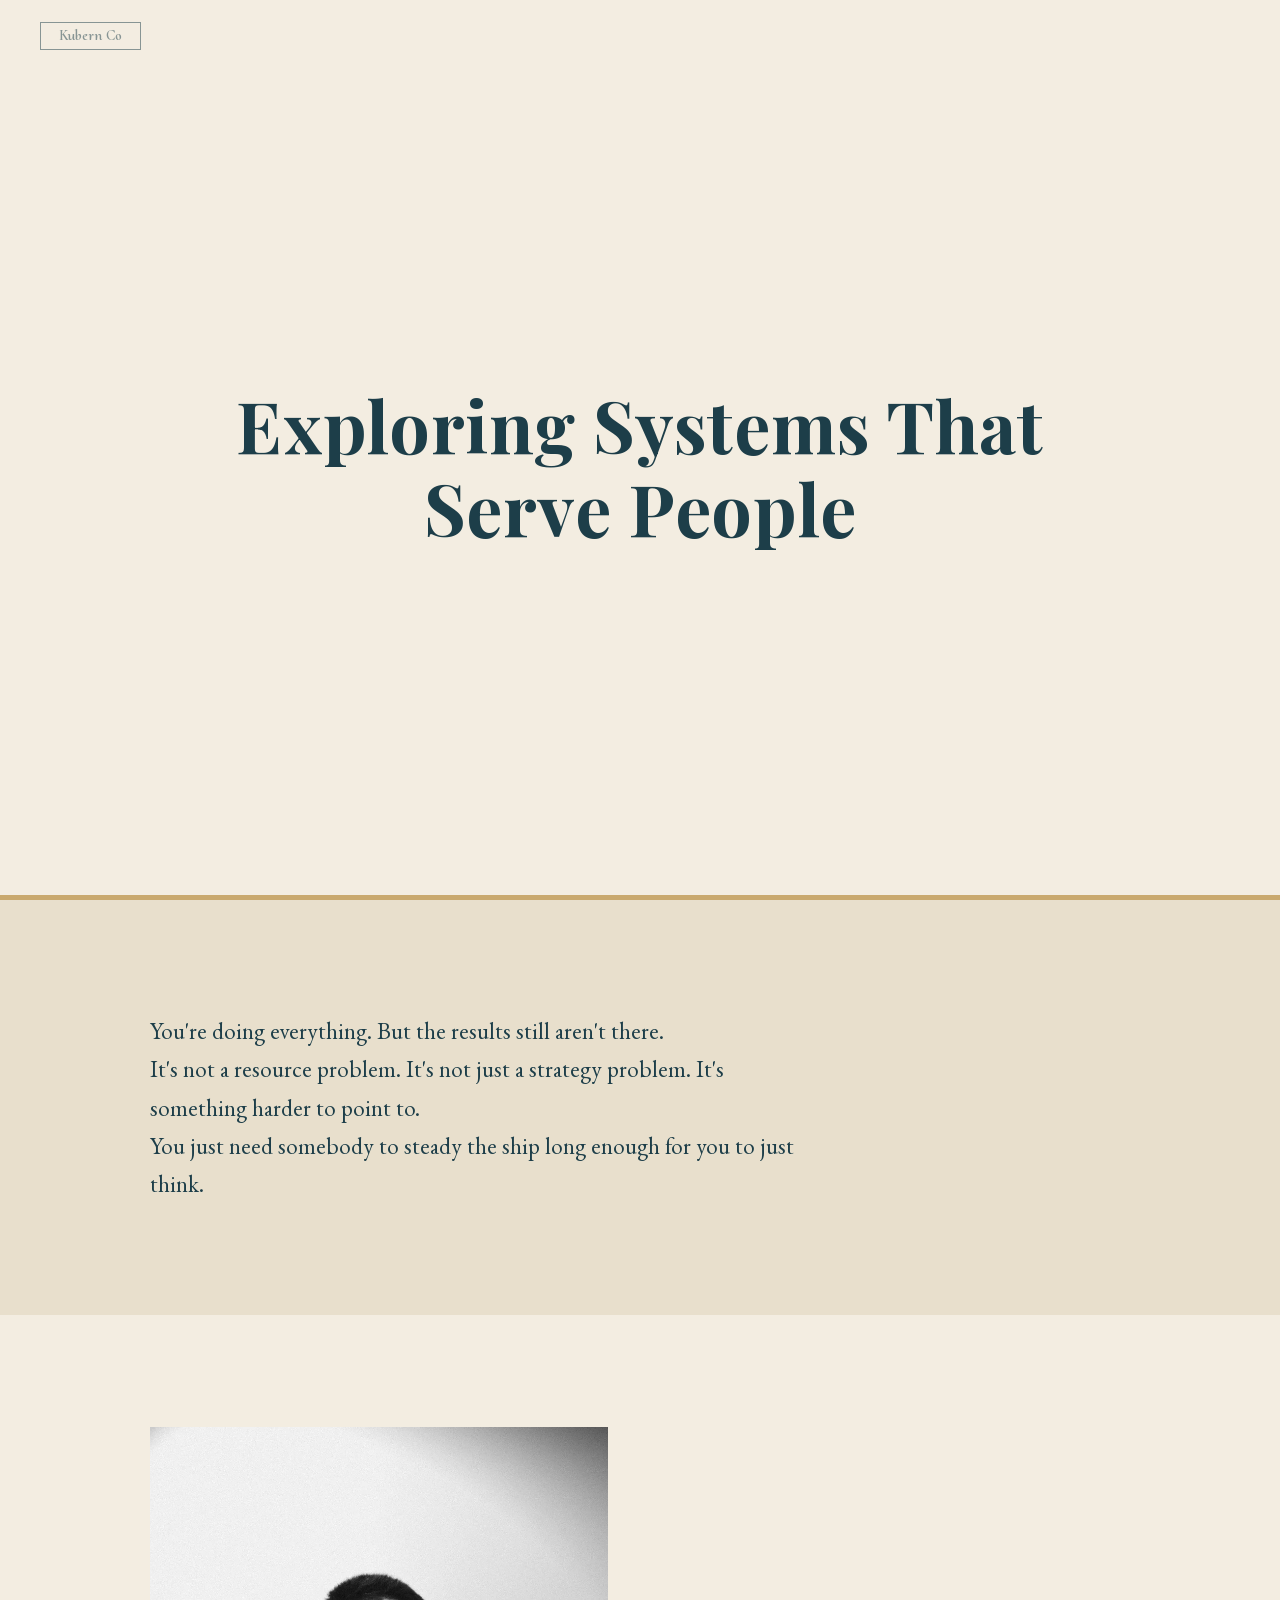
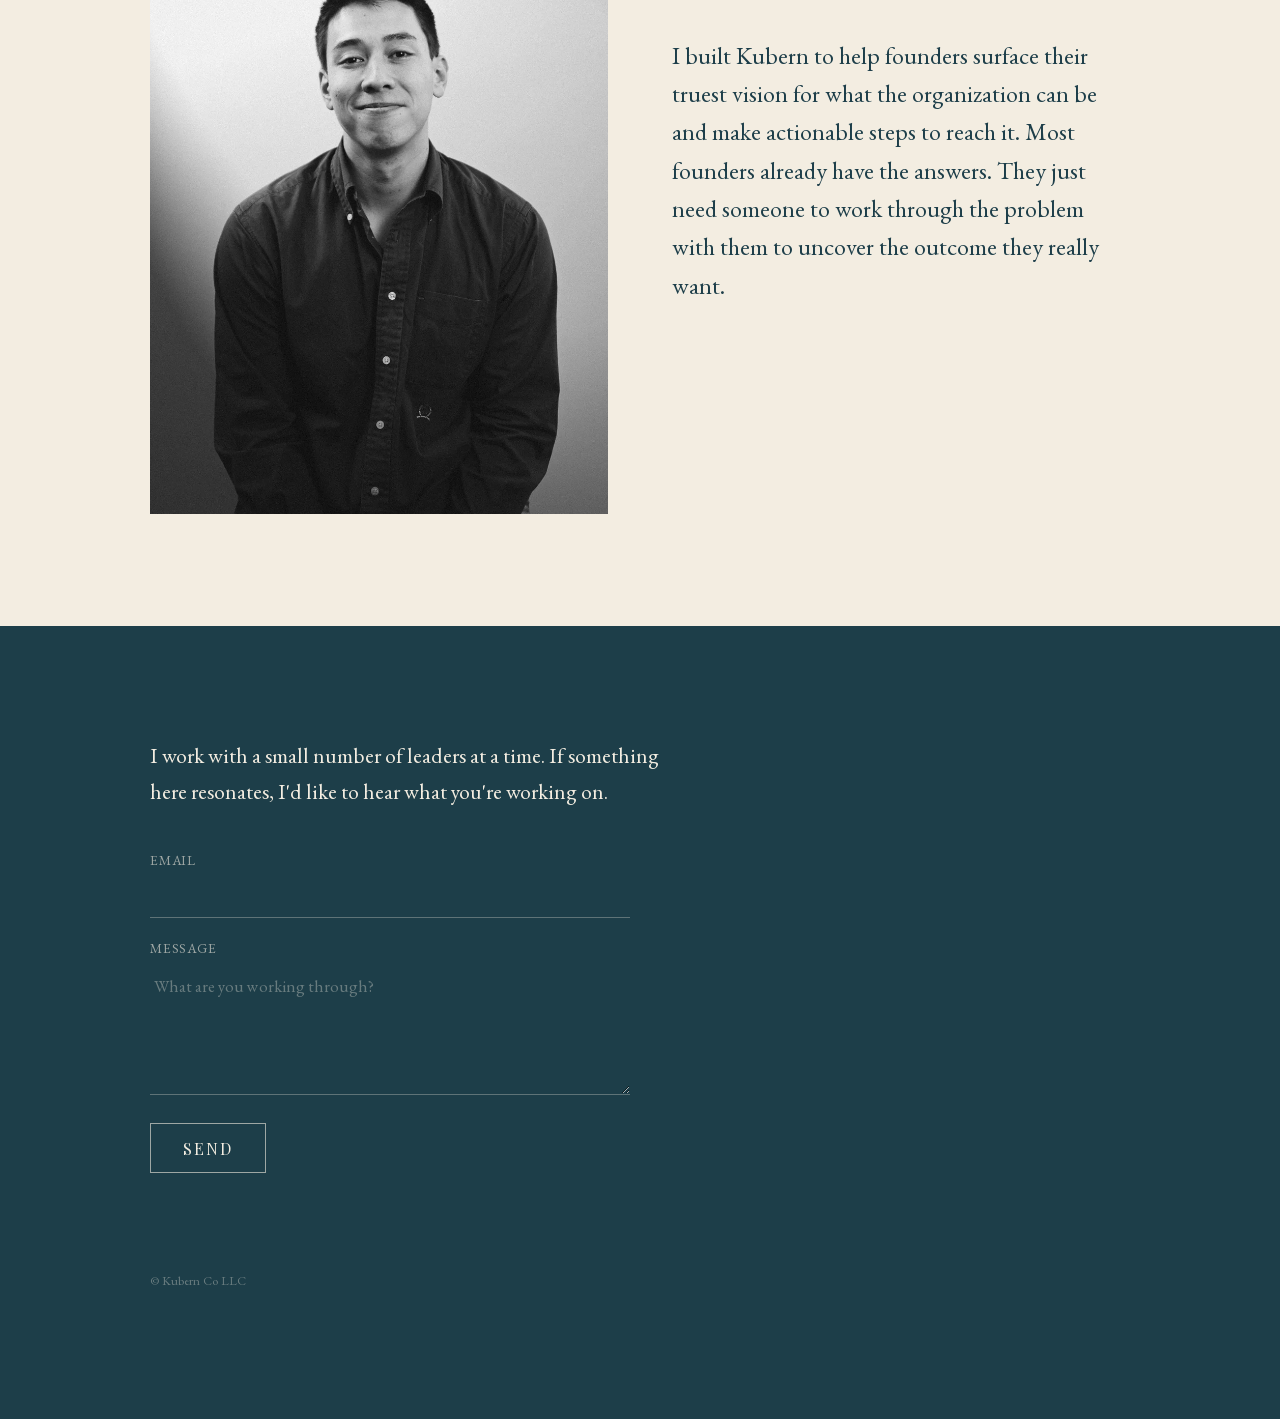
<file: index.html>
<!DOCTYPE html>
<html lang="en">
<head>
<meta charset="UTF-8" />
<meta name="viewport" content="width=device-width, initial-scale=1" />
<title>Kubern Co — exploring systems that serve people</title>
<meta name="description" content="Kubern Co works with a small number of leaders at a time. If something here resonates, reach out." />
<meta property="og:title" content="Kubern Co" />
<meta property="og:description" content="exploring systems that serve people" />
<meta property="og:type" content="website" />
<link rel="icon" type="image/svg+xml" href="/images/kubern-logo.svg" />
<link rel="preload" as="font" type="font/woff2" href="/fonts/cormorant-upright-400.woff2" crossorigin />
<link rel="preload" as="font" type="font/woff2" href="/fonts/eb-garamond-400.woff2" crossorigin />
<link rel="stylesheet" href="/css/styles.css" />
</head>
<body>

<header class="site-header">
  <a class="wordmark" href="#top" aria-label="Kubern Co — top of page">Kubern Co</a>
</header>

<main id="top">

  <!-- HERO -->
  <section id="hero" class="hero">
    <h1 class="hero-tagline">Exploring Systems That Serve People</h1>
  </section>

  <!-- PROBLEM -->
  <section id="problem" class="section section-problem">
    <div class="section-inner">
      <p class="problem-text anim">You're doing everything. But the results still aren't there.<br>It's not a resource problem. It's not just a strategy problem. It's something harder to point to.<br>You just need somebody to steady the ship long enough for you to just think.</p>
    </div>
  </section>

  <!-- INTRODUCTION -->
  <section id="intro" class="section section-intro">
    <div class="section-inner intro-grid">
      <div class="intro-photo anim">
        <picture>
          <source srcset="/images/jeremy-graves-900.webp" media="(min-width: 720px)" type="image/webp" />
          <img src="/images/jeremy-graves-600.webp" alt="Jeremy Graves, founder of Kubern Co" width="600" height="900" loading="lazy" />
        </picture>
      </div>
      <div class="intro-text anim delay-1">
        <p>I built Kubern to help founders surface their truest vision for what the organization can be and make actionable steps to reach it. Most founders already have the answers. They just need someone to work through the problem with them to uncover the outcome they really want.</p>
      </div>
    </div>
  </section>

  <!-- CONTACT -->
  <section id="contact" class="section section-contact">
    <div class="section-inner">
      <p class="contact-lead anim">I work with a small number of leaders at a time. If something here resonates, I'd like to hear what you're working on.</p>

      <form id="contact-form" class="contact-form anim delay-1" novalidate>
        <label>
          <span>Email</span>
          <input type="email" name="email" required autocomplete="email" />
        </label>
        <label>
          <span>Message</span>
          <textarea name="message" rows="5" placeholder="What are you working through?"></textarea>
        </label>
        <button type="submit" class="btn-send">Send</button>
        <p class="form-status" role="status" aria-live="polite"></p>
      </form>

      <p class="legal">&copy; Kubern Co LLC</p>
    </div>
  </section>

</main>

<div class="footer-bar" aria-hidden="true"></div>

<script src="/js/main.js" defer></script>
</body>
</html>
</file>
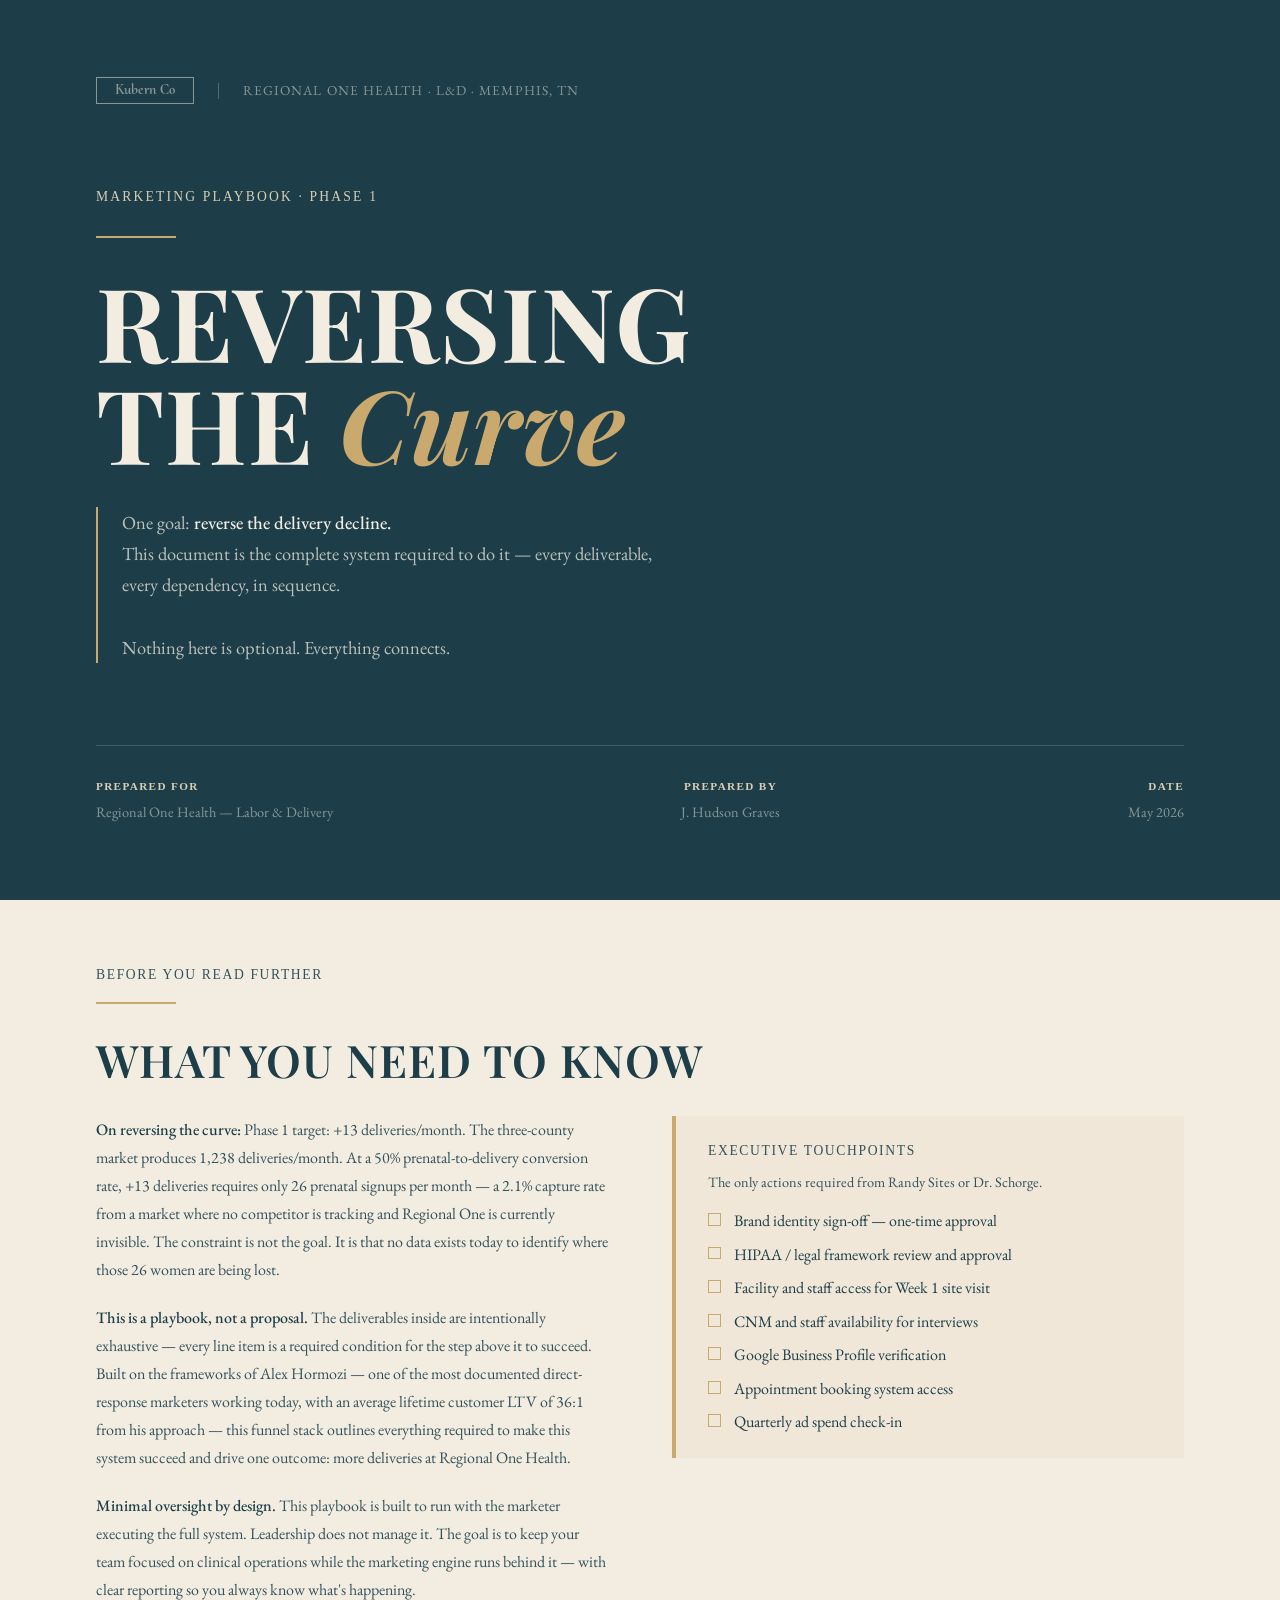
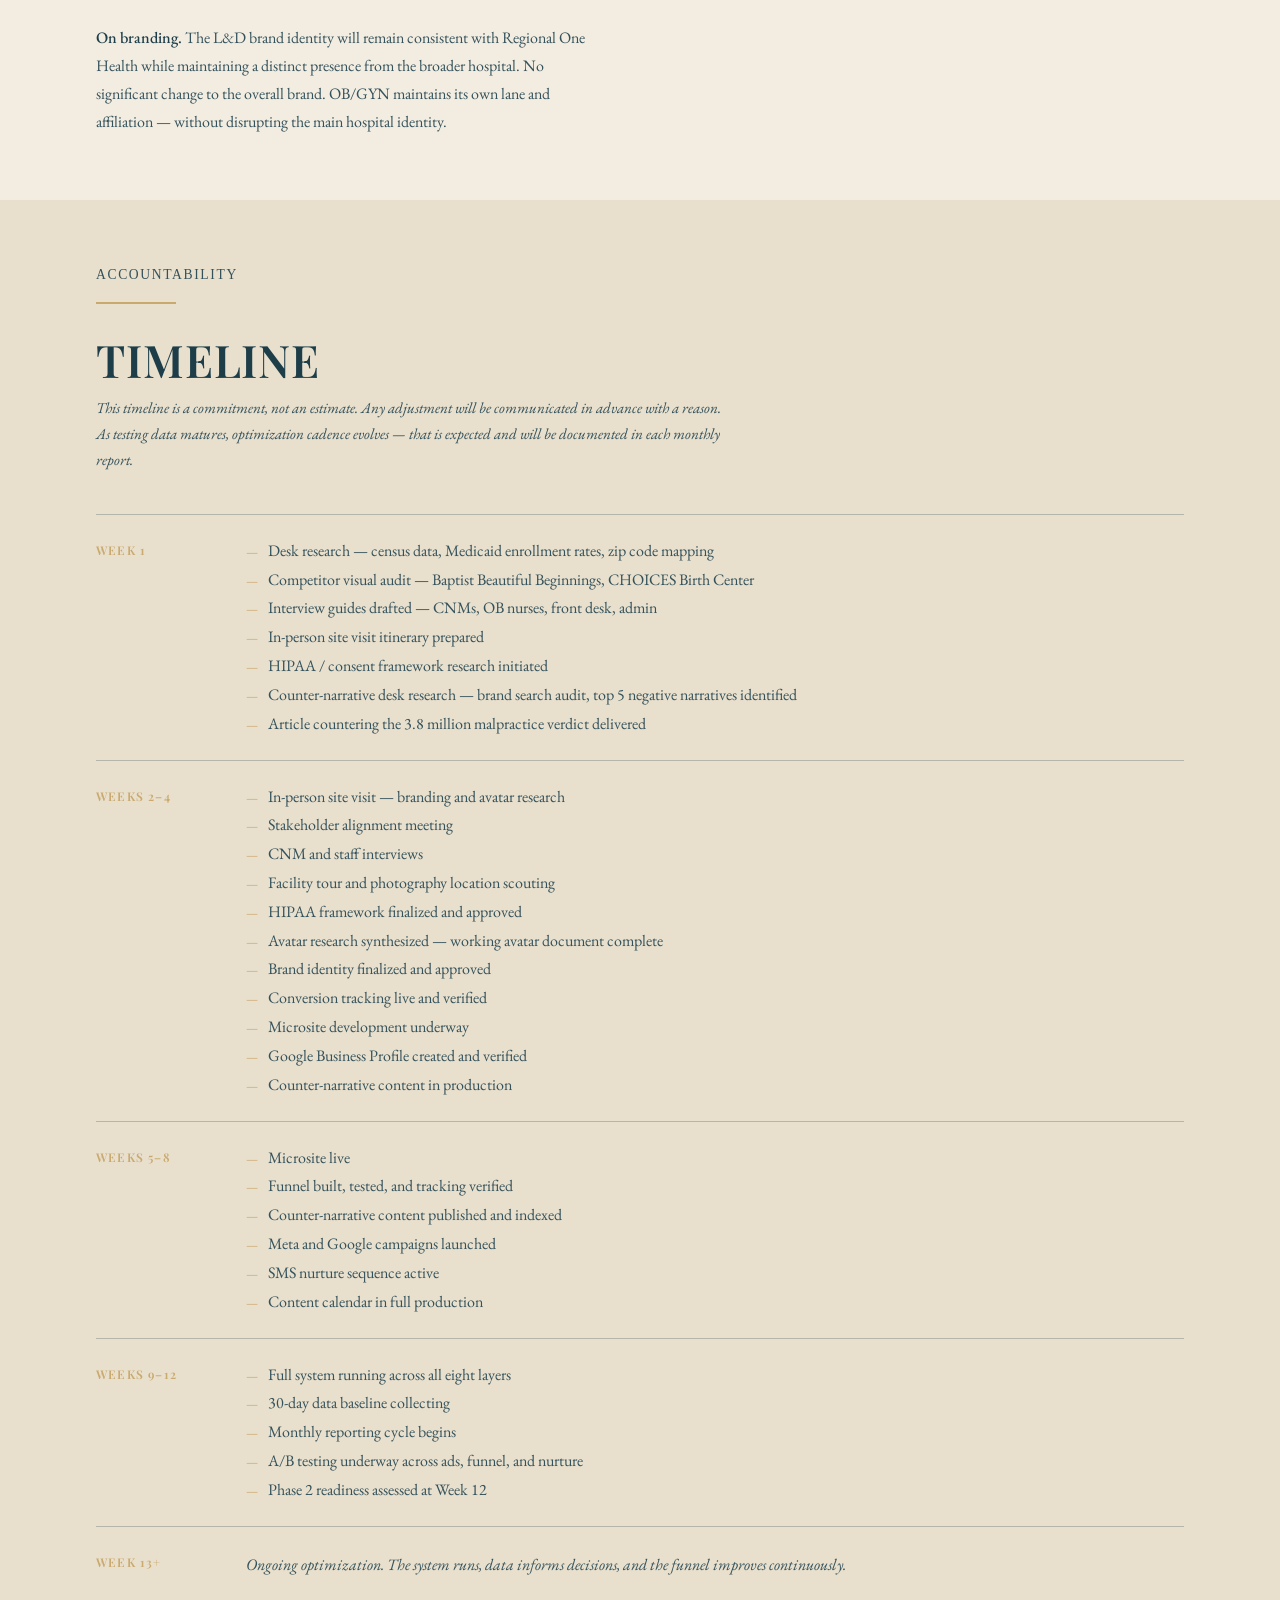
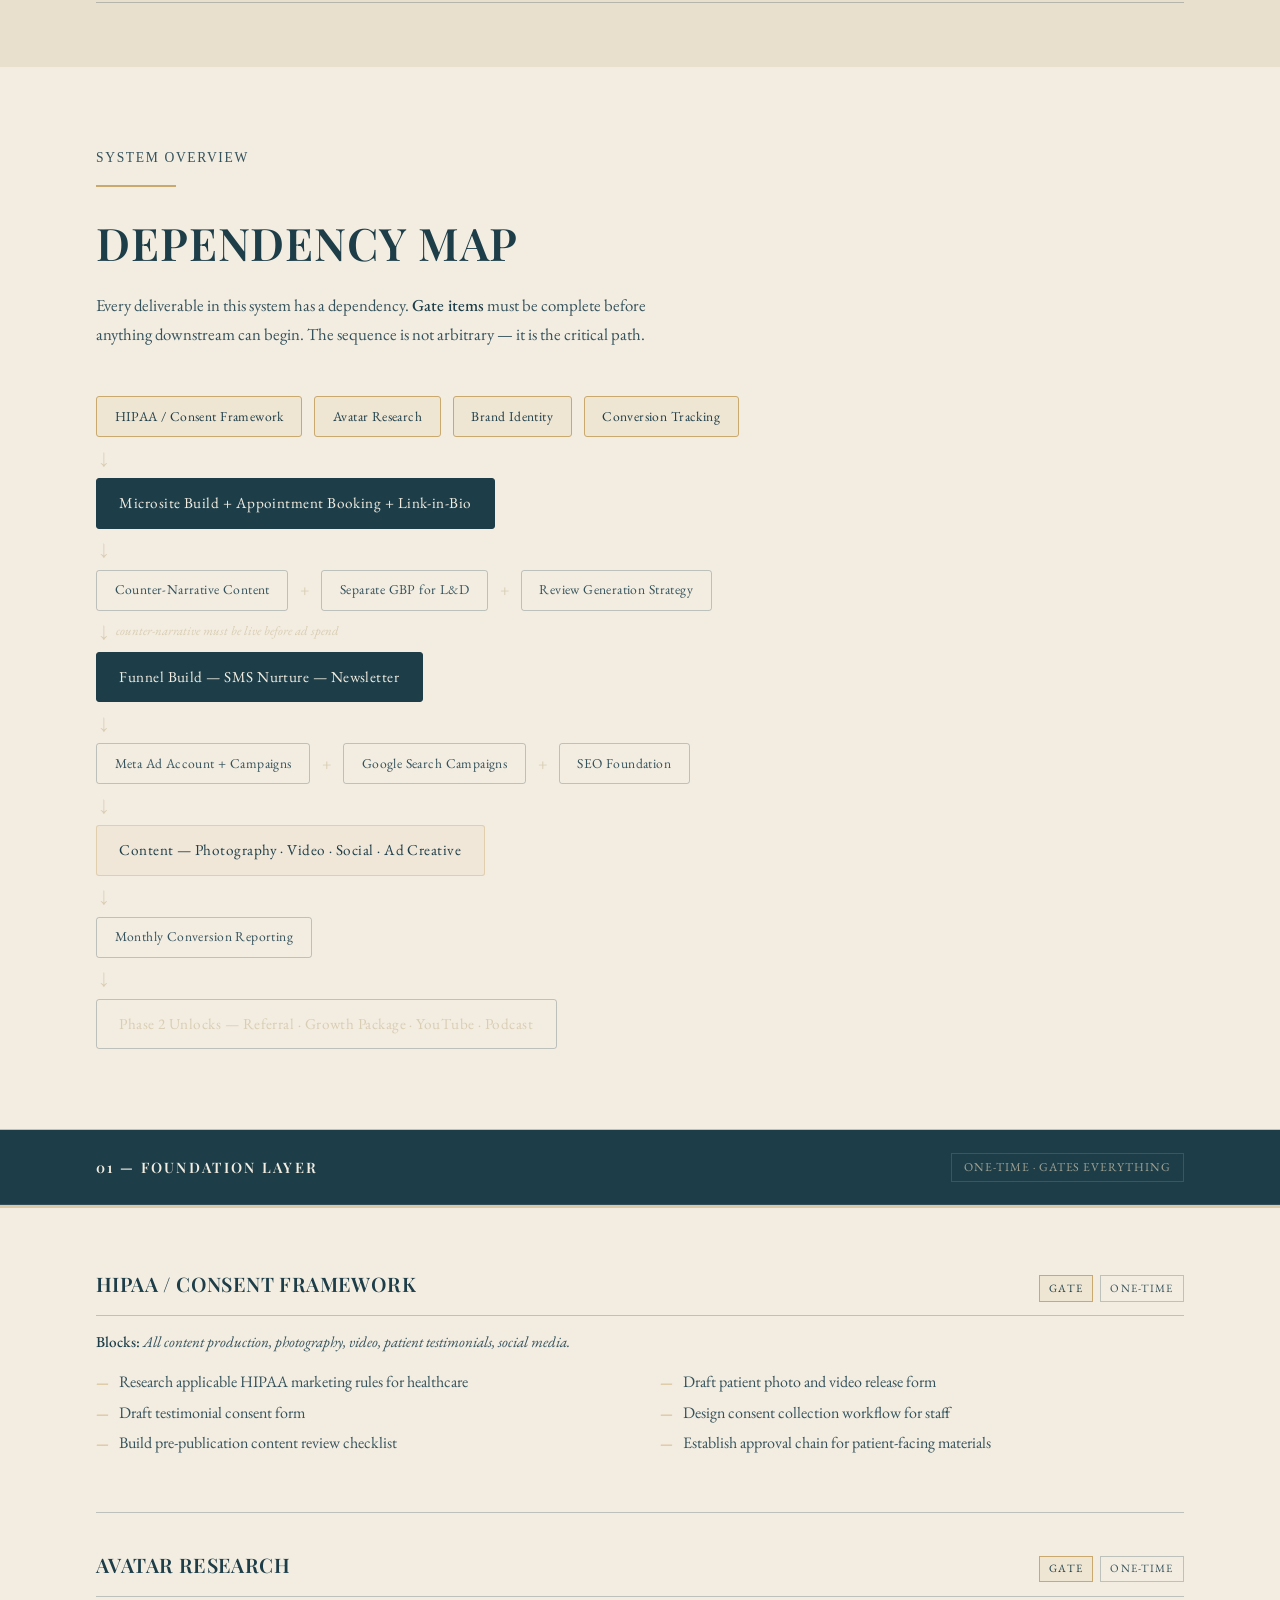
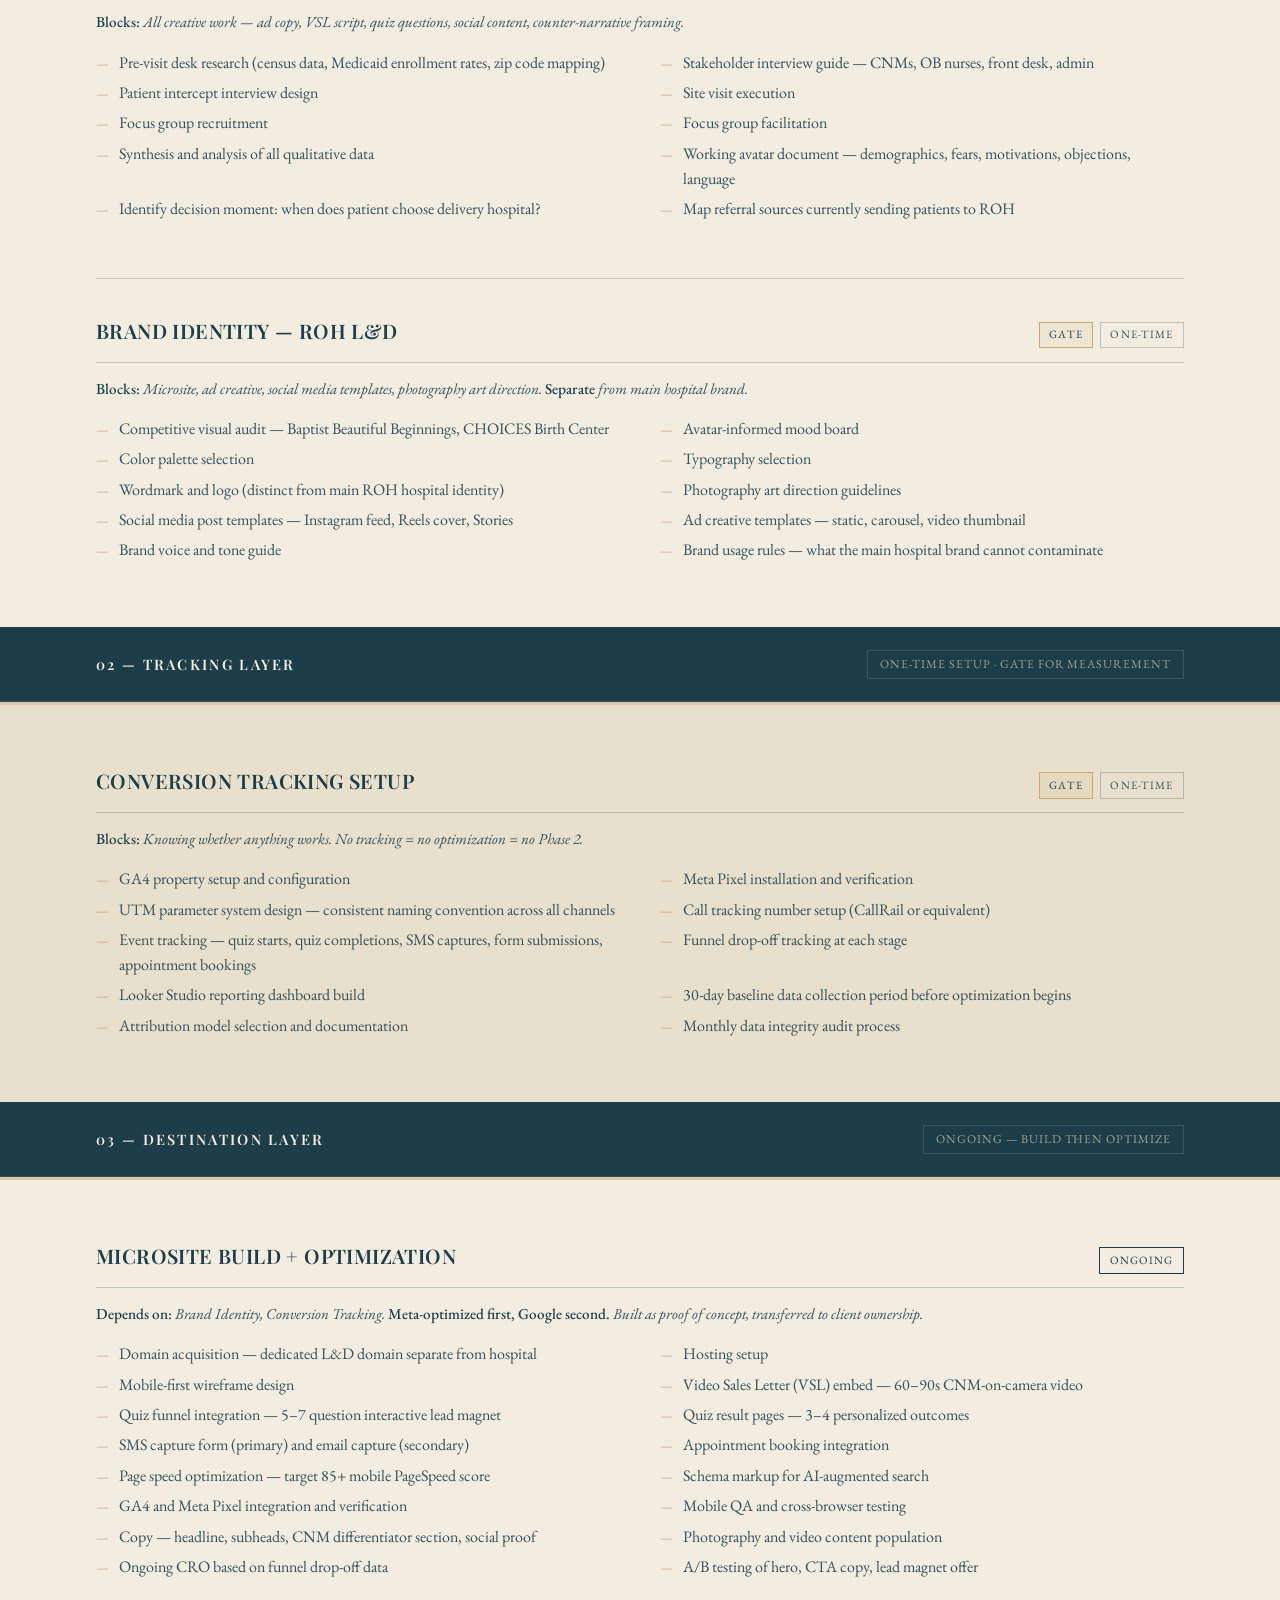
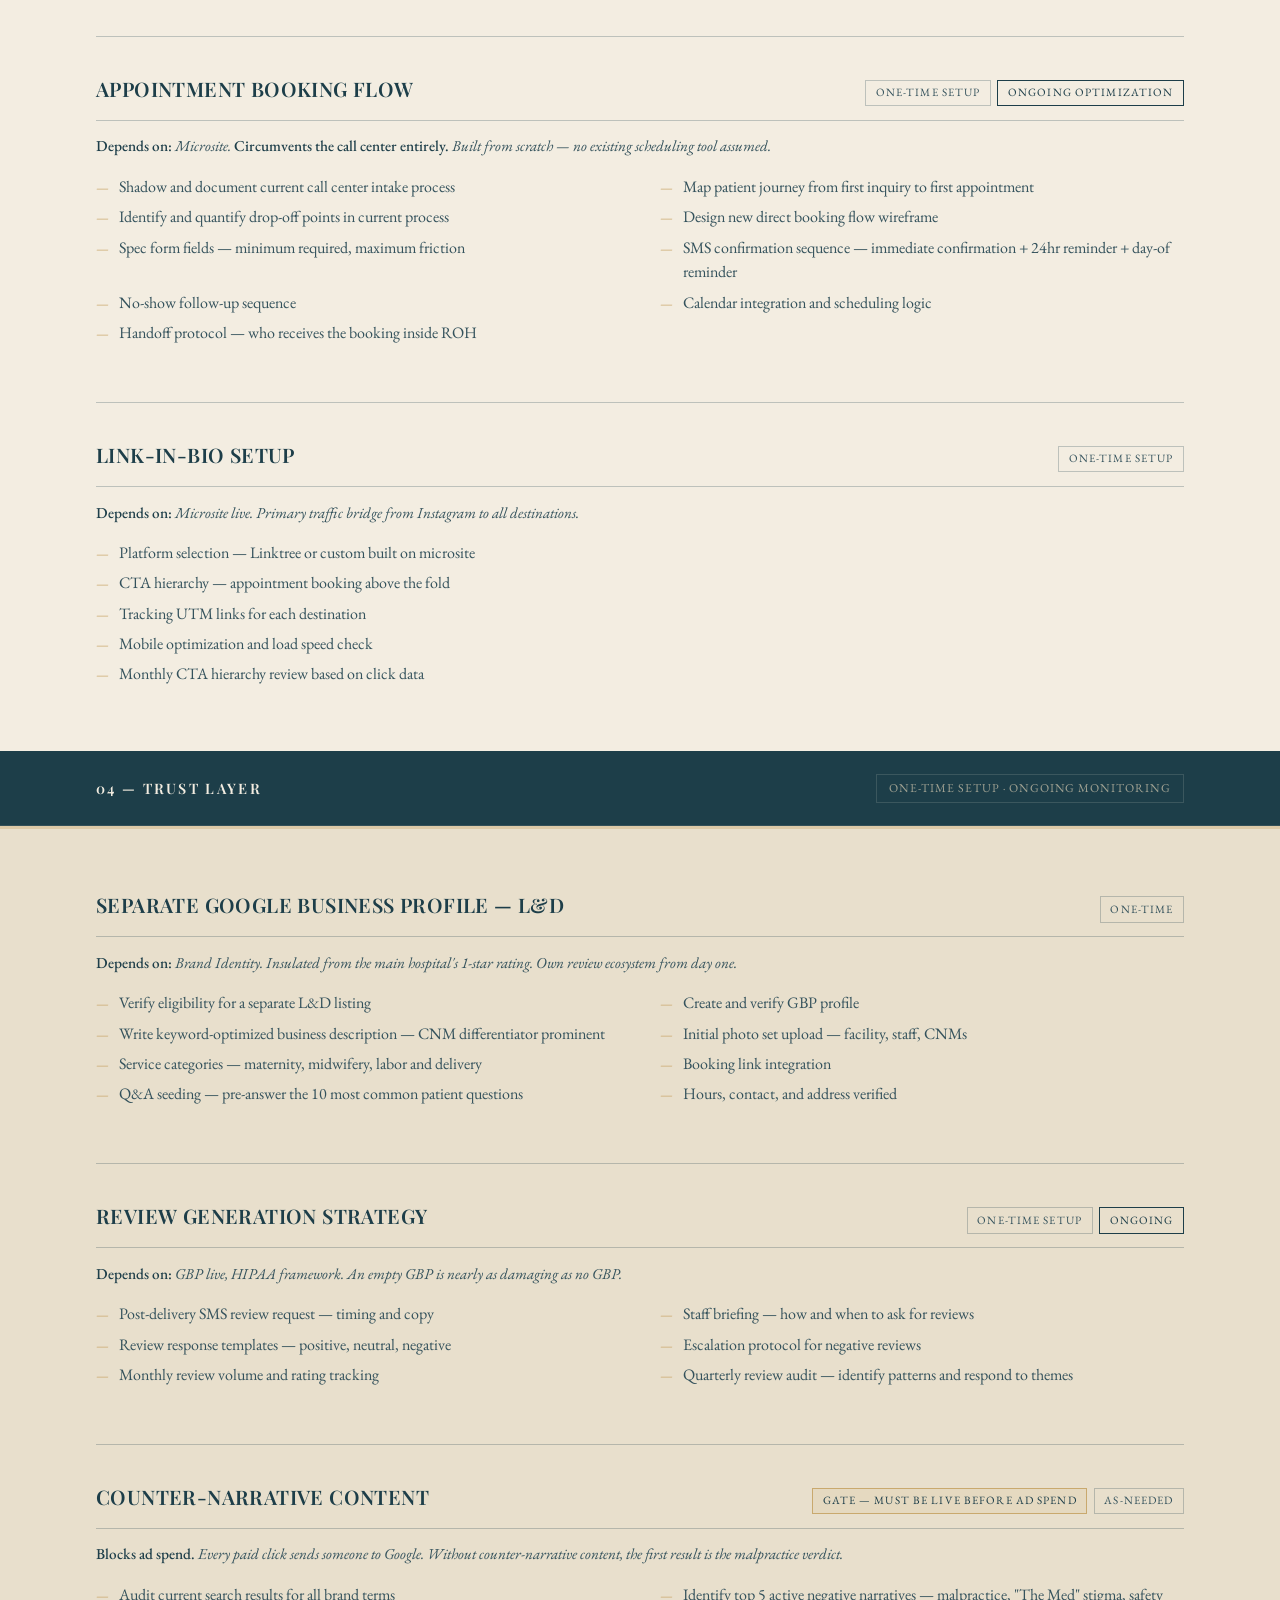
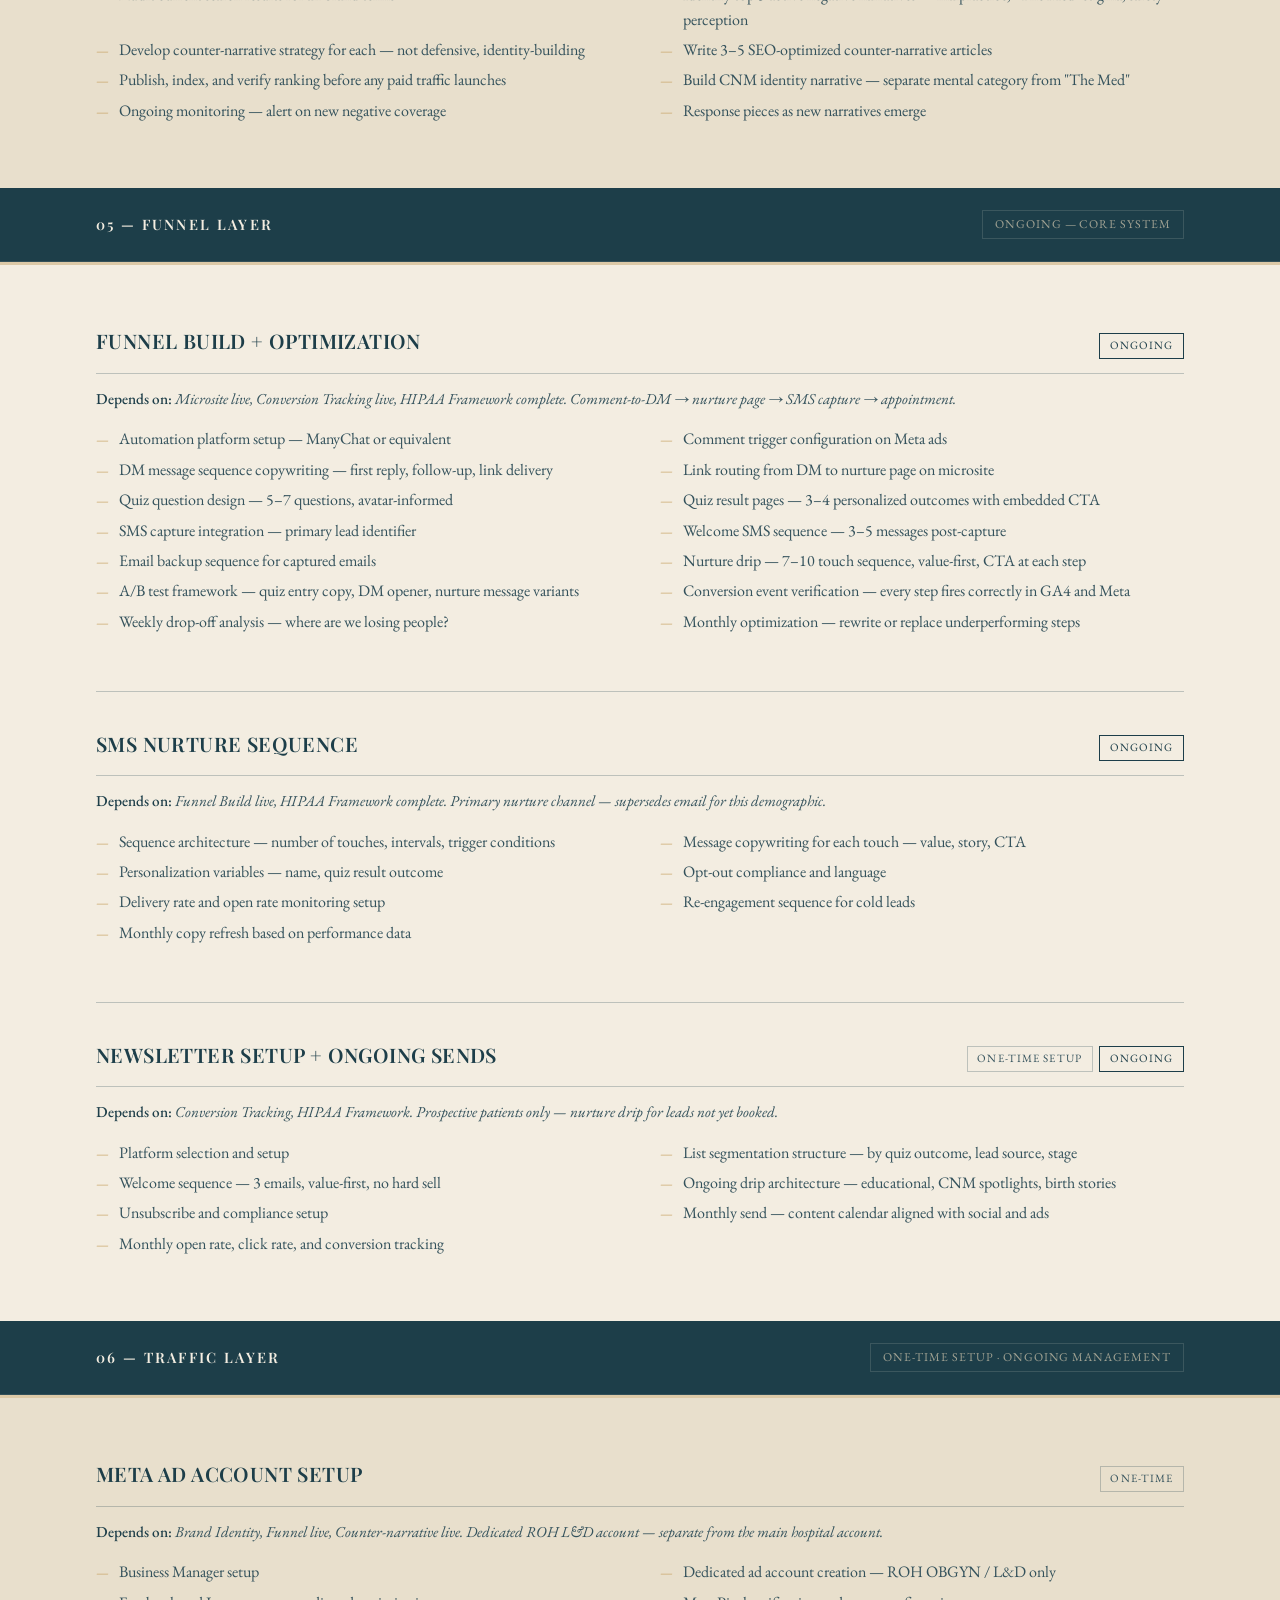
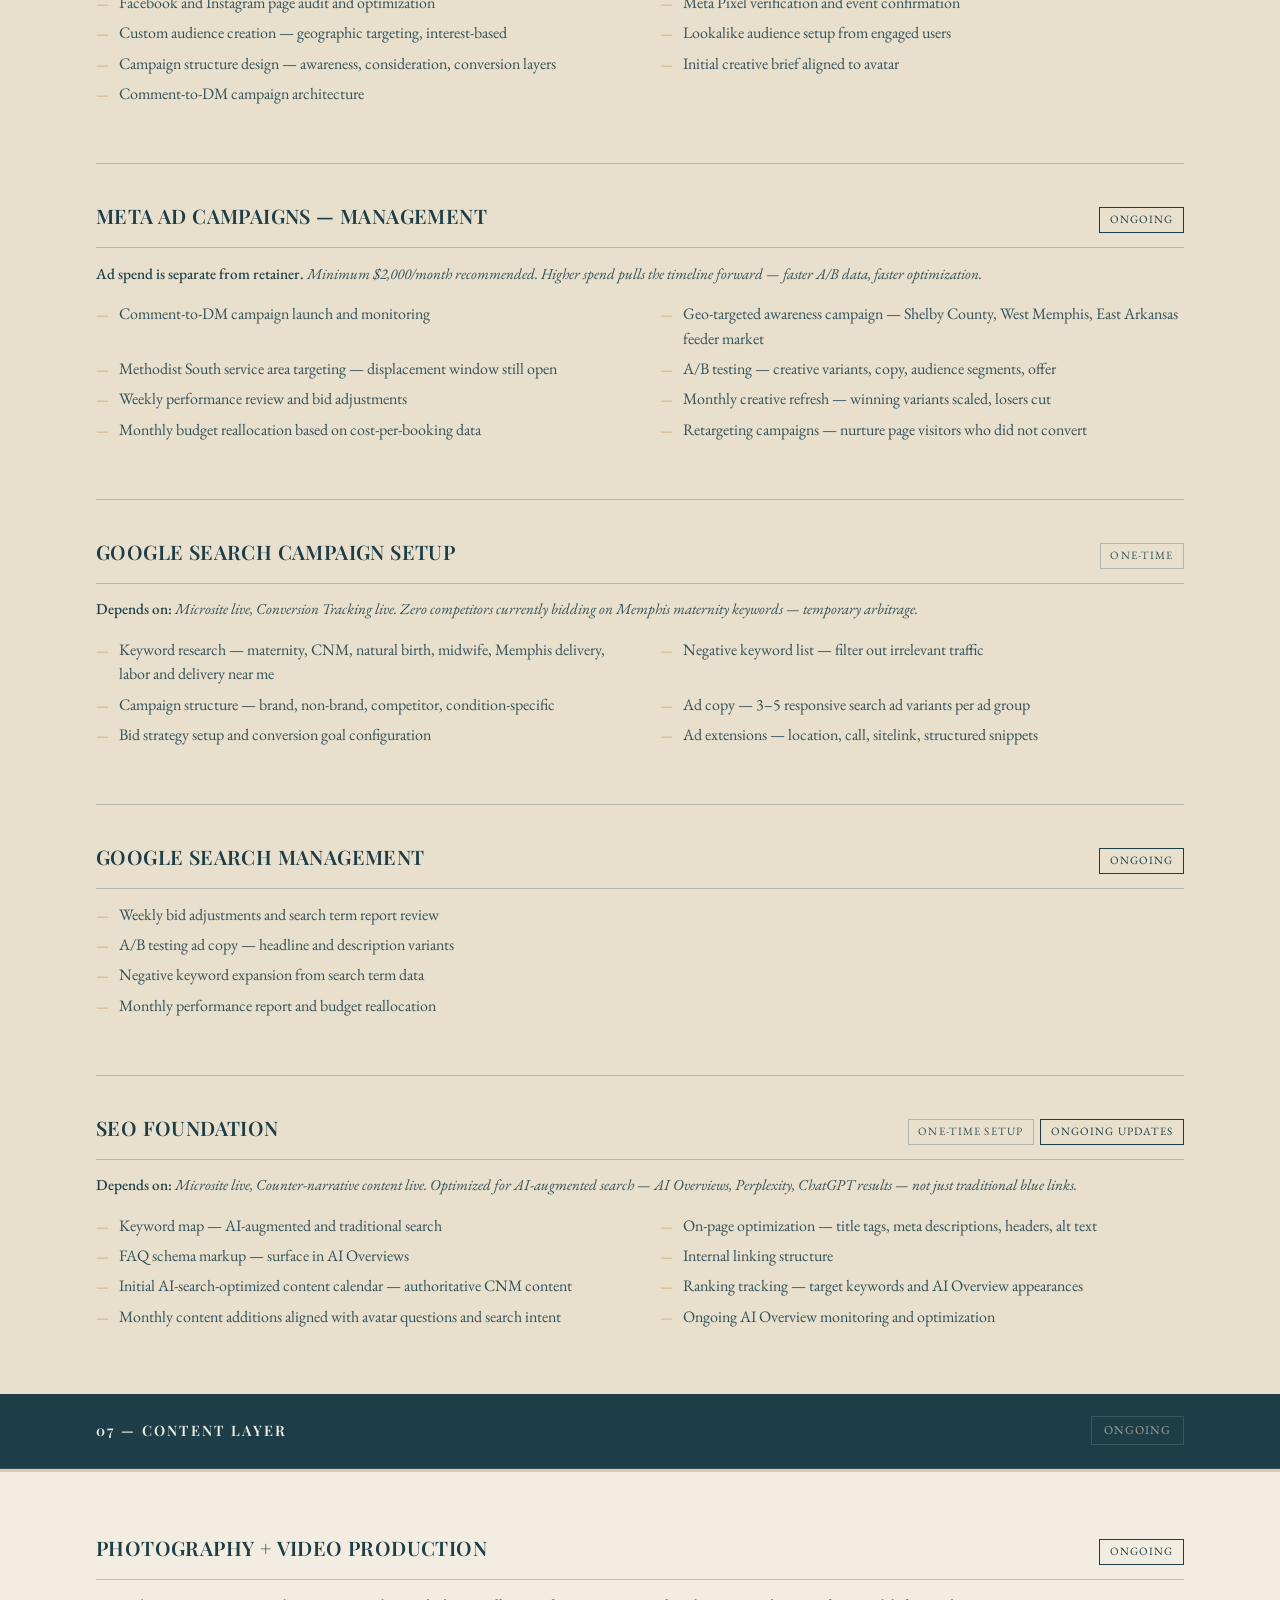
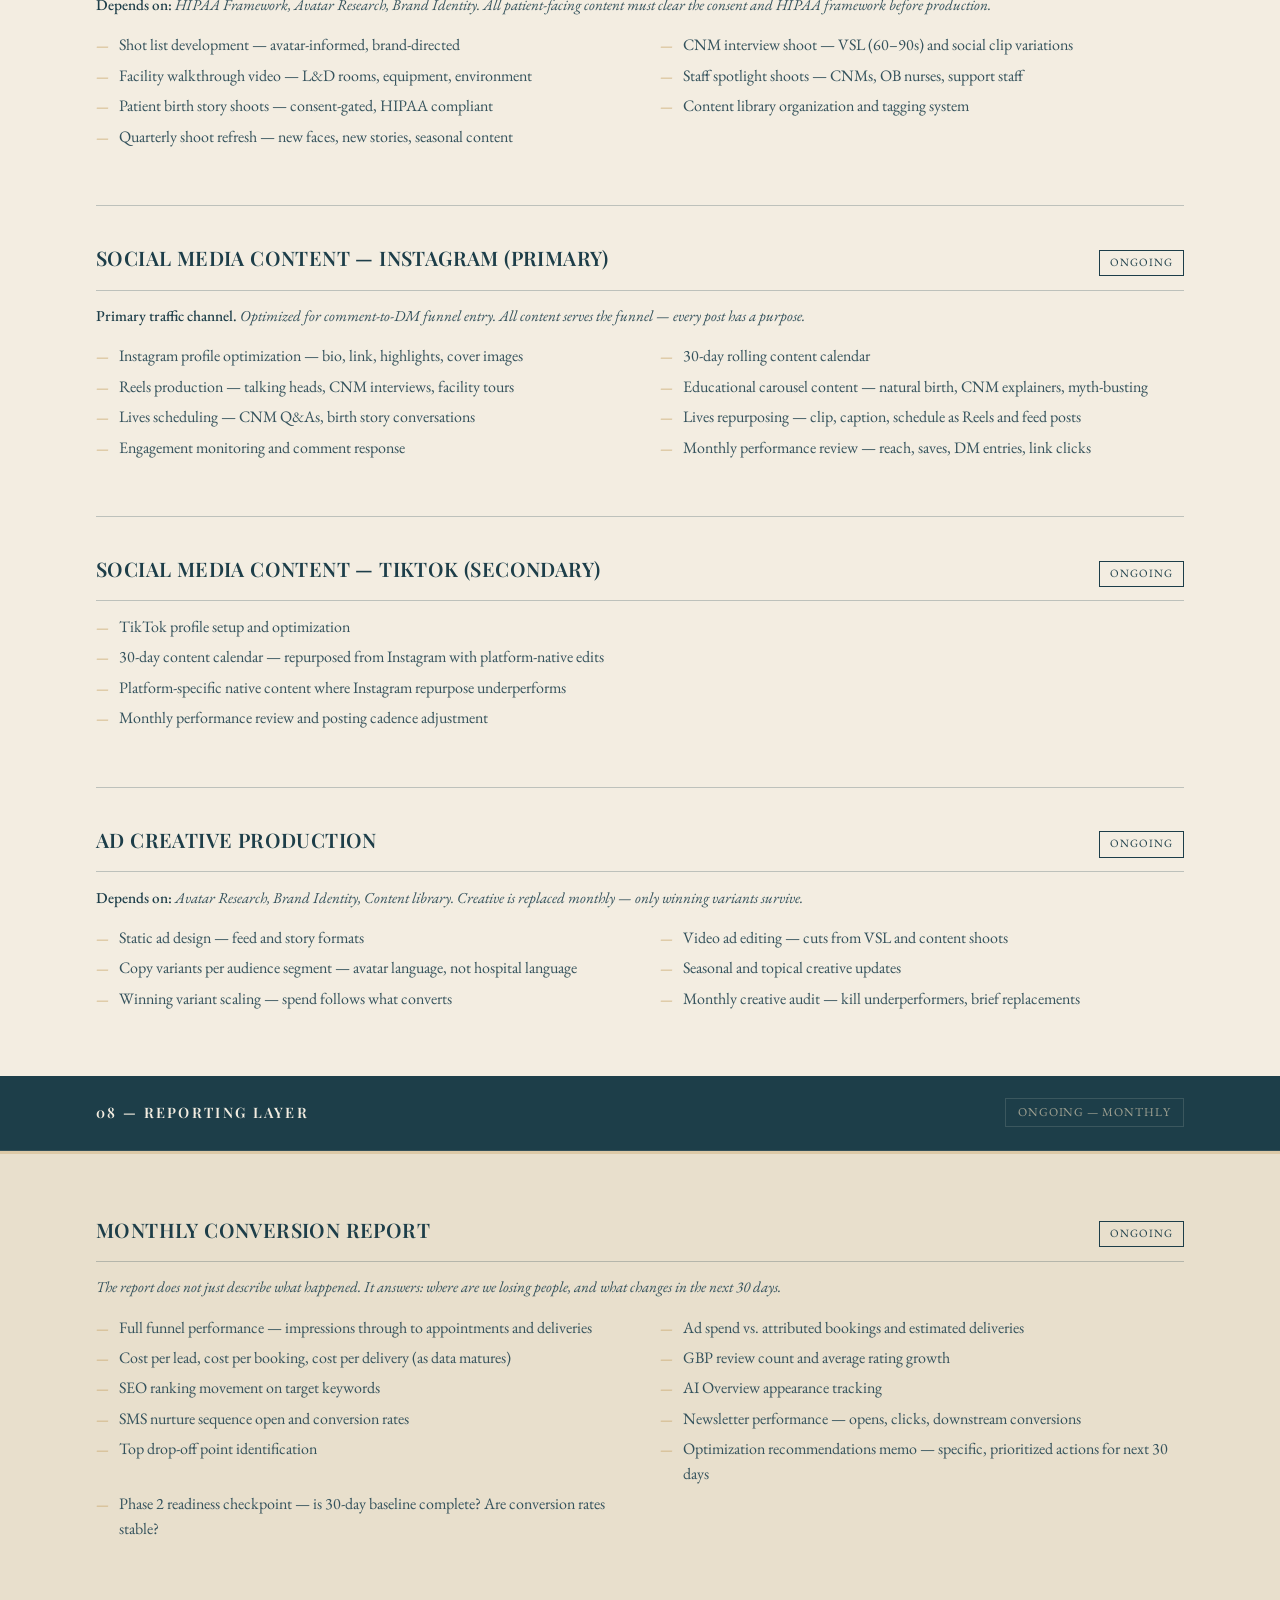
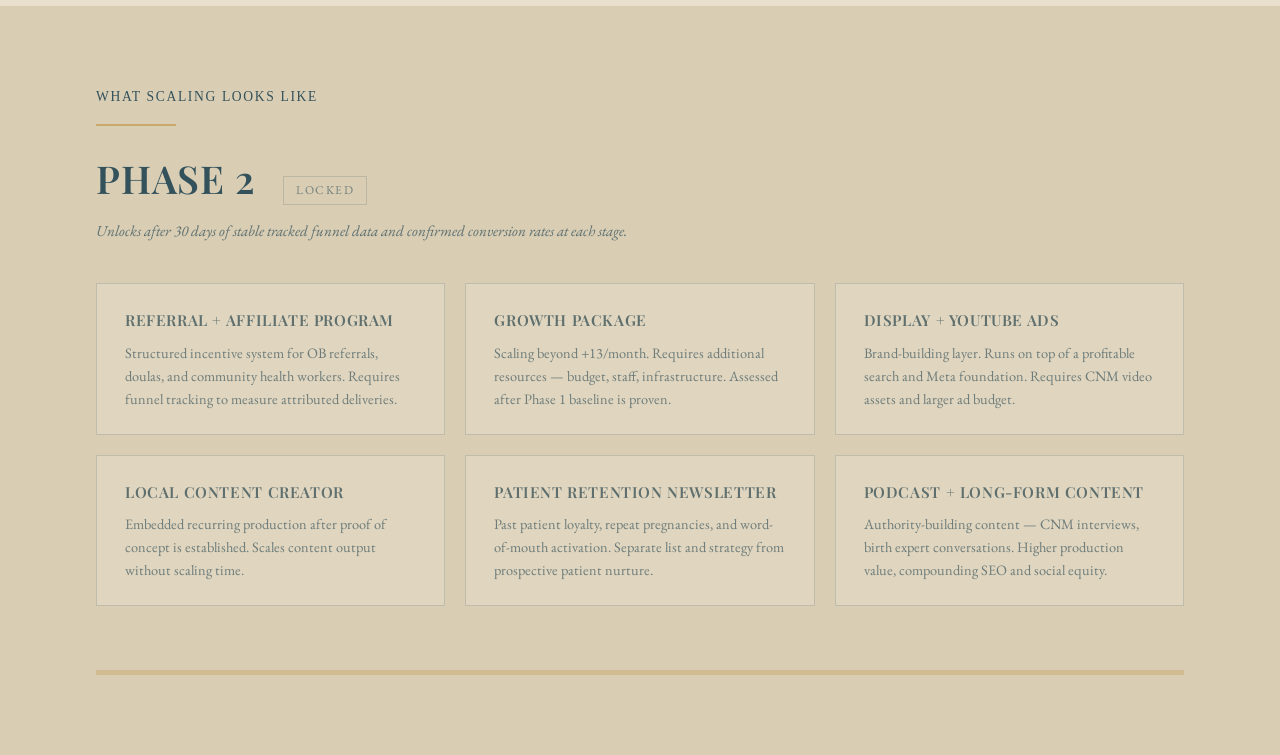
<file: ROH-Marketing-Playbook.html>
<!DOCTYPE html>
<html lang="en">
<head>
  <meta charset="UTF-8">
  <meta name="viewport" content="width=device-width, initial-scale=1.0">
  <title>Reversing the Curve — ROH L&D Marketing Playbook</title>
  <link rel="preconnect" href="https://fonts.googleapis.com">
  <link rel="preconnect" href="https://fonts.gstatic.com" crossorigin>
  <link href="https://fonts.googleapis.com/css2?family=Cormorant+Upright:wght@300;400;500;600;700&family=EB+Garamond:ital,wght@0,400;0,500;1,400&family=Playfair+Display:ital,wght@0,400;0,500;0,600;0,700;1,400;1,500&display=swap" rel="stylesheet">

  <style>
    *, *::before, *::after { box-sizing: border-box; margin: 0; padding: 0; }

    :root {
      --ink:        #1d3e49;
      --ink-soft:   #34525c;
      --cream:      #f3ede1;
      --cream-deep: #e8dfcc;
      --sand:       #d9cdb3;
      --sky:        #2c5d70;
      --rule:       rgba(29, 62, 73, 0.25);
      --gold:       #c9a96e;

      --ff-display: "Playfair Display", "Cormorant Garamond", Georgia, serif;
      --ff-accent:  "Magnolia", "Cormorant Garamond", Georgia, serif;
      --ff-body:    "EB Garamond", Georgia, "Times New Roman", serif;
      --ff-word:    "Cormorant Upright", Georgia, serif;

      --radius: 20px;
      --shadow: 0 18px 50px -20px rgba(0, 0, 0, 0.45);

      --max: 980px;
      --pad: clamp(1.25rem, 4vw, 2.5rem);
    }

    html { font-size: 16px; }

    body {
      font-family: var(--ff-body);
      background: var(--cream-deep);
      color: var(--ink);
      line-height: 1.6;
    }

    /* ── TYPOGRAPHY ── */

    h1, h2, h3, h4 {
      font-family: var(--ff-display);
      font-weight: 600;
      text-transform: uppercase;
      letter-spacing: 0.02em;
      line-height: 1.08;
    }

    .eyebrow {
      font-family: var(--ff-accent);
      font-size: 0.85rem;
      letter-spacing: 0.12em;
      text-transform: uppercase;
      color: var(--ink-soft);
      margin-bottom: 1rem;
    }

    .rule {
      width: 80px;
      height: 2px;
      background: var(--gold);
      margin-bottom: 2rem;
    }

    .wordmark {
      font-family: var(--ff-word);
      font-size: 0.9rem;
      font-weight: 700;
      letter-spacing: 0.02em;
      padding: 0.35rem 1.1rem;
      border: 1px solid currentColor;
      opacity: 0.5;
      line-height: 1;
      display: inline-block;
    }

    /* ── SLIDE SURFACES ── */

    .slide-ink   { background: var(--ink);        color: var(--cream); }
    .slide-cream { background: var(--cream);      color: var(--ink);   }
    .slide-deep  { background: var(--cream-deep); color: var(--ink);   }
    .slide-sand  { background: var(--sand);       color: var(--ink);   }

    .slide-ink .eyebrow  { color: var(--sand); }
    .slide-ink .rule     { background: var(--gold); }
    .slide-sand .eyebrow { color: var(--ink-soft); }

    /* ── FOOTER BAR ── */

    .footer-bar {
      height: 5px;
      background: var(--gold);
      opacity: 0.5;
      width: 100%;
    }

    /* ── COVER ── */

    .cover {
      background: var(--ink);
      color: var(--cream);
      min-height: 100vh;
      display: flex;
      flex-direction: column;
      justify-content: space-between;
      padding: clamp(3rem, 6vw, 5rem) clamp(2rem, 8vw, 6rem);
      position: relative;
      page-break-after: always;
    }

    .cover-top {
      display: flex;
      align-items: center;
      gap: 1.5rem;
    }

    .cover-divider {
      width: 1px;
      height: 1rem;
      background: rgba(243, 237, 225, 0.25);
    }

    .cover-unit {
      font-family: var(--ff-body);
      font-size: 0.85rem;
      color: rgba(243, 237, 225, 0.5);
      letter-spacing: 0.08em;
      text-transform: uppercase;
    }

    .cover-body {
      max-width: 720px;
    }

    .cover-title {
      font-family: var(--ff-display);
      font-size: clamp(3.5rem, 8vw, 7rem);
      font-weight: 700;
      line-height: 1.0;
      letter-spacing: 0.01em;
      text-transform: uppercase;
      color: var(--cream);
      margin-bottom: 2rem;
    }

    .cover-title em {
      font-style: italic;
      color: var(--gold);
      text-transform: none;
    }

    .cover-label {
      font-family: var(--ff-accent);
      font-size: 0.85rem;
      letter-spacing: 0.16em;
      text-transform: uppercase;
      color: var(--sand);
      margin-bottom: 1.75rem;
    }

    .cover-objective {
      font-family: var(--ff-body);
      font-size: 1.15rem;
      color: rgba(243, 237, 225, 0.75);
      line-height: 1.7;
      max-width: 560px;
      border-left: 2px solid var(--gold);
      padding-left: 1.5rem;
    }

    .cover-objective strong {
      color: var(--cream);
      font-weight: 500;
    }

    .cover-footer {
      display: flex;
      justify-content: space-between;
      align-items: flex-end;
      border-top: 1px solid rgba(243, 237, 225, 0.15);
      padding-top: 2rem;
    }

    .cover-meta {
      font-family: var(--ff-body);
      font-size: 0.9rem;
      color: rgba(243, 237, 225, 0.5);
    }

    .cover-meta strong {
      font-family: var(--ff-accent);
      font-size: 0.7rem;
      letter-spacing: 0.12em;
      text-transform: uppercase;
      color: var(--sand);
      display: block;
      margin-bottom: 0.25rem;
    }

    /* ── DEPENDENCY MAP ── */

    .dep-section {
      padding: clamp(3rem, 8vw, 5rem) clamp(2rem, 8vw, 6rem);
      border-bottom: 1px solid var(--rule);
    }

    .dep-section p {
      font-family: var(--ff-body);
      font-size: 1.05rem;
      color: var(--ink-soft);
      max-width: 560px;
      line-height: 1.7;
      margin-bottom: 3rem;
    }

    .dep-tree {
      display: flex;
      flex-direction: column;
      align-items: flex-start;
      gap: 0;
    }

    .dep-row-nodes {
      display: flex;
      gap: 0.75rem;
      align-items: center;
      flex-wrap: wrap;
    }

    .dep-node {
      display: inline-flex;
      align-items: center;
      gap: 0.5rem;
      padding: 0.55rem 1.1rem;
      font-family: var(--ff-body);
      font-size: 0.85rem;
      letter-spacing: 0.03em;
      border: 1px solid;
      border-radius: 3px;
    }

    .dep-node-gate {
      background: rgba(201, 169, 110, 0.12);
      border-color: var(--gold);
      color: var(--ink);
    }

    .dep-node-dest {
      background: var(--ink);
      border-color: var(--ink);
      color: var(--cream);
      font-size: 0.95rem;
      padding: 0.75rem 1.4rem;
    }

    .dep-node-mid {
      background: transparent;
      border-color: var(--rule);
      color: var(--ink-soft);
    }

    .dep-node-out {
      background: rgba(201, 169, 110, 0.08);
      border-color: rgba(201, 169, 110, 0.4);
      color: var(--ink);
      font-size: 0.95rem;
      padding: 0.75rem 1.4rem;
    }

    .dep-node-phase2 {
      background: transparent;
      border-color: var(--rule);
      color: var(--sand);
      font-size: 0.95rem;
      padding: 0.75rem 1.4rem;
    }

    .dep-connector-label {
      font-family: var(--ff-body);
      font-size: 0.8rem;
      font-style: italic;
      color: var(--sand);
      margin-left: 0.5rem;
    }

    .dep-plus {
      color: var(--sand);
      font-size: 1rem;
    }

    .arrow-down {
      display: flex;
      align-items: center;
      padding-left: 0.25rem;
      color: var(--sand);
      font-size: 1.1rem;
      margin: 0.4rem 0;
    }

    /* ── LAYER WRAPPER ── */

    .layer {
      page-break-before: always;
    }

    .layer-header {
      background: var(--ink);
      color: var(--cream);
      padding: 1.4rem clamp(2rem, 8vw, 6rem);
      display: flex;
      align-items: center;
      justify-content: space-between;
      position: sticky;
      top: 0;
      z-index: 10;
      border-bottom: 1px solid rgba(243, 237, 225, 0.1);
    }

    .layer-title {
      font-family: var(--ff-display);
      font-size: 0.9rem;
      font-weight: 600;
      letter-spacing: 0.16em;
      text-transform: uppercase;
      color: var(--cream);
    }

    .layer-badge {
      font-family: var(--ff-body);
      font-size: 0.75rem;
      letter-spacing: 0.08em;
      text-transform: uppercase;
      color: var(--sand);
      opacity: 0.7;
      border: 1px solid rgba(243, 237, 225, 0.2);
      padding: 0.25rem 0.75rem;
    }

    .layer-footer-bar {
      height: 3px;
      background: var(--gold);
      opacity: 0.4;
    }

    /* ── DELIVERABLES BODY ── */

    .deliverables-body {
      padding: clamp(2.5rem, 6vw, 4rem) clamp(2rem, 8vw, 6rem);
    }

    .deliverable {
      margin-bottom: 3.5rem;
      page-break-inside: avoid;
    }

    .deliverable:last-child {
      margin-bottom: 0;
    }

    .deliverable-header {
      display: flex;
      align-items: flex-start;
      justify-content: space-between;
      gap: 1.5rem;
      margin-bottom: 0.85rem;
      padding-bottom: 0.85rem;
      border-bottom: 1px solid var(--rule);
    }

    .deliverable-name {
      font-family: var(--ff-display);
      font-size: 1.25rem;
      font-weight: 600;
      letter-spacing: 0.02em;
      text-transform: uppercase;
      color: var(--ink);
      line-height: 1.2;
    }

    .slide-ink .deliverable-name { color: var(--cream); }

    .deliverable-badges {
      display: flex;
      gap: 0.4rem;
      flex-shrink: 0;
      margin-top: 0.2rem;
      flex-wrap: wrap;
      justify-content: flex-end;
    }

    .badge {
      font-family: var(--ff-body);
      font-size: 0.7rem;
      letter-spacing: 0.1em;
      text-transform: uppercase;
      padding: 0.2rem 0.6rem;
      border: 1px solid;
      white-space: nowrap;
    }

    .badge-gate     { border-color: var(--gold); color: var(--ink); background: rgba(201,169,110,0.12); }
    .badge-one      { border-color: var(--rule);  color: var(--ink-soft); background: transparent; }
    .badge-ongoing  { border-color: var(--ink);   color: var(--ink); background: transparent; }
    .badge-asneeded { border-color: var(--rule);  color: var(--ink-soft); background: transparent; }

    .deliverable-dep {
      font-family: var(--ff-body);
      font-size: 0.95rem;
      font-style: italic;
      color: var(--ink-soft);
      margin-bottom: 1rem;
      line-height: 1.6;
    }

    .deliverable-dep strong {
      font-style: normal;
      font-weight: 500;
      color: var(--ink);
    }

    .slide-ink .deliverable-dep          { color: rgba(243,237,225,0.6); }
    .slide-ink .deliverable-dep strong   { color: var(--cream); }
    .slide-ink .deliverable-header       { border-bottom-color: rgba(243,237,225,0.15); }

    .task-list {
      list-style: none;
      display: grid;
      grid-template-columns: 1fr 1fr;
      gap: 0.35rem 2.5rem;
    }

    .task-list.single-col {
      grid-template-columns: 1fr;
    }

    .task-list li {
      font-family: var(--ff-body);
      font-size: 1rem;
      color: var(--ink-soft);
      display: flex;
      align-items: baseline;
      gap: 0.65rem;
      line-height: 1.55;
    }

    .task-list li::before {
      content: "—";
      color: var(--gold);
      flex-shrink: 0;
      font-size: 0.85rem;
    }

    .slide-ink .task-list li            { color: rgba(243,237,225,0.65); }
    .slide-ink .task-list li::before    { color: var(--gold); }

    .section-divider {
      border: none;
      border-top: 1px solid var(--rule);
      margin: 2.5rem 0;
    }

    /* ── SECTION (stand-alone, e.g. dep map) ── */

    .section {
      padding: clamp(3rem, 8vw, 5rem) clamp(2rem, 8vw, 6rem);
      border-bottom: 1px solid var(--rule);
    }

    /* ── PHASE 2 ── */

    .phase2-section {
      background: var(--sand);
      padding: clamp(3rem, 8vw, 5rem) clamp(2rem, 8vw, 6rem);
    }

    .phase2-heading {
      font-family: var(--ff-display);
      font-size: clamp(1.6rem, 3vw, 2.5rem);
      font-weight: 600;
      text-transform: uppercase;
      letter-spacing: 0.02em;
      color: var(--ink-soft);
      margin-bottom: 0.5rem;
    }

    .phase2-lock {
      font-family: var(--ff-body);
      font-size: 0.75rem;
      letter-spacing: 0.12em;
      text-transform: uppercase;
      color: var(--ink-soft);
      border: 1px solid var(--rule);
      padding: 0.25rem 0.75rem;
      display: inline-block;
      margin-left: 1rem;
      vertical-align: middle;
      opacity: 0.6;
    }

    .phase2-unlock {
      font-family: var(--ff-body);
      font-size: 0.95rem;
      font-style: italic;
      color: var(--ink-soft);
      margin-bottom: 2.5rem;
      opacity: 0.75;
    }

    .phase2-grid {
      display: grid;
      grid-template-columns: 1fr 1fr 1fr;
      gap: 1.25rem;
    }

    .phase2-item {
      padding: 1.5rem 1.75rem;
      border: 1px solid var(--rule);
      background: rgba(243, 237, 225, 0.4);
      opacity: 0.65;
    }

    .phase2-item-title {
      font-family: var(--ff-display);
      font-size: 0.95rem;
      font-weight: 600;
      text-transform: uppercase;
      letter-spacing: 0.04em;
      color: var(--ink);
      margin-bottom: 0.5rem;
    }

    .phase2-item-desc {
      font-family: var(--ff-body);
      font-size: 0.9rem;
      color: var(--ink-soft);
      line-height: 1.6;
    }

    /* ── WYNTK ── */

    .wyntk-grid {
      display: grid;
      grid-template-columns: 1fr 1fr;
      gap: 4rem;
      margin-top: 2rem;
    }

    .wyntk-body {
      font-family: var(--ff-body);
      font-size: 1rem;
      color: var(--ink-soft);
      line-height: 1.75;
    }

    .wyntk-body + .wyntk-body { margin-top: 1.25rem; }

    .wyntk-body strong {
      color: var(--ink);
      font-weight: 500;
    }

    .wyntk-callout {
      border-left: 4px solid var(--gold);
      padding: 1.5rem 2rem;
      background: rgba(201, 169, 110, 0.08);
      margin-bottom: 2rem;
    }

    .checklist {
      list-style: none;
      display: flex;
      flex-direction: column;
      gap: 0.6rem;
      margin-top: 1rem;
    }

    .checklist li {
      display: flex;
      align-items: flex-start;
      gap: 0.85rem;
      font-family: var(--ff-body);
      font-size: 1rem;
      color: var(--ink);
      line-height: 1.5;
    }

    .check-box {
      width: 0.8rem;
      height: 0.8rem;
      border: 1px solid var(--gold);
      flex-shrink: 0;
      margin-top: 0.25rem;
      display: inline-block;
    }

    /* ── TIMELINE ── */

    .timeline-row {
      display: grid;
      grid-template-columns: 110px 1fr;
      gap: 2.5rem;
      padding: 1.5rem 0;
      border-top: 1px solid var(--rule);
    }

    .timeline-week {
      font-family: var(--ff-display);
      font-size: 0.75rem;
      font-weight: 600;
      text-transform: uppercase;
      letter-spacing: 0.1em;
      color: var(--gold);
      padding-top: 0.15rem;
    }

    .timeline-items {
      list-style: none;
      display: flex;
      flex-direction: column;
      gap: 0.3rem;
    }

    .timeline-items li {
      font-family: var(--ff-body);
      font-size: 1rem;
      color: var(--ink-soft);
      display: flex;
      align-items: baseline;
      gap: 0.65rem;
      line-height: 1.5;
    }

    .timeline-items li::before {
      content: "—";
      color: var(--gold);
      font-size: 0.8rem;
      flex-shrink: 0;
    }

    /* ── PRINT ── */

    @page {
      size: 11.5in 8in landscape;
      margin: 0.5in;
    }

    @media print {
      .layer-header { position: static; }
      .layer, .cover { page-break-before: always; }
      .deliverable { page-break-inside: avoid; }
      .wyntk-grid, .timeline-row { page-break-inside: avoid; }
    }

    /* ── REDUCED MOTION ── */

    @media (prefers-reduced-motion: reduce) {
      .anim, .anim-scale {
        opacity: 1 !important;
        transform: none !important;
        transition: none !important;
      }
    }

    /* ── RESPONSIVE ── */

    @media (max-width: 680px) {
      .cover-footer  { flex-direction: column; gap: 1.5rem; }
      .task-list     { grid-template-columns: 1fr; }
      .phase2-grid   { grid-template-columns: 1fr; }
      .dep-row-nodes { flex-direction: column; align-items: flex-start; }
    }
  </style>
</head>
<body>

<!-- ══════════════════════════════════════════
     COVER
══════════════════════════════════════════ -->
<section class="cover">
  <div class="cover-top">
    <span class="wordmark" style="color: var(--cream);">Kubern Co</span>
    <div class="cover-divider"></div>
    <div class="cover-unit">Regional One Health · L&amp;D · Memphis, TN</div>
  </div>

  <div class="cover-body">
    <div class="cover-label">Marketing Playbook · Phase 1</div>
    <div class="rule"></div>
    <h1 class="cover-title">Reversing<br>the <em>Curve</em></h1>
    <p class="cover-objective">
      One goal: <strong>reverse the delivery decline.</strong><br>
      This document is the complete system required to do it — every deliverable, every dependency, in sequence.
      <br><br>
      Nothing here is optional. Everything connects.
    </p>
  </div>

  <div class="cover-footer">
    <div class="cover-meta">
      <strong>Prepared for</strong>
      Regional One Health — Labor &amp; Delivery
    </div>
    <div class="cover-meta" style="text-align:center;">
      <strong>Prepared by</strong>
      J. Hudson Graves
    </div>
    <div class="cover-meta" style="text-align:right;">
      <strong>Date</strong>
      May 2026
    </div>
  </div>
</section>


<!-- ══════════════════════════════════════════
     WHAT YOU NEED TO KNOW
══════════════════════════════════════════ -->
<section class="slide-cream" style="padding: clamp(3rem, 6vw, 4rem) clamp(2rem, 8vw, 6rem);">
  <div class="eyebrow">Before You Read Further</div>
  <div class="rule"></div>
  <h2 style="font-size: clamp(1.6rem, 3.5vw, 2.8rem); margin-bottom: 2rem;">What You Need to Know</h2>

  <div class="wyntk-grid">

    <div>
      <p class="wyntk-body"><strong>On reversing the curve:</strong> Phase 1 target: +13 deliveries/month. The three-county market produces 1,238 deliveries/month. At a 50% prenatal-to-delivery conversion rate, +13 deliveries requires only 26 prenatal signups per month — a 2.1% capture rate from a market where no competitor is tracking and Regional One is currently invisible. The constraint is not the goal. It is that no data exists today to identify where those 26 women are being lost.</p>

      <p class="wyntk-body" style="margin-top: 1.25rem;"><strong>This is a playbook, not a proposal.</strong> The deliverables inside are intentionally exhaustive — every line item is a required condition for the step above it to succeed. Built on the frameworks of Alex Hormozi — one of the most documented direct-response marketers working today, with an average lifetime customer LTV of 36:1 from his approach — this funnel stack outlines everything required to make this system succeed and drive one outcome: more deliveries at Regional One Health.</p>

      <p class="wyntk-body" style="margin-top: 1.25rem;"><strong>Minimal oversight by design.</strong> This playbook is built to run with the marketer executing the full system. Leadership does not manage it. The goal is to keep your team focused on clinical operations while the marketing engine runs behind it — with clear reporting so you always know what's happening.</p>

      <p class="wyntk-body" style="margin-top: 1.25rem;"><strong>On branding.</strong> The L&amp;D brand identity will remain consistent with Regional One Health while maintaining a distinct presence from the broader hospital. No significant change to the overall brand. OB/GYN maintains its own lane and affiliation — without disrupting the main hospital identity.</p>
    </div>

    <div>
      <div class="wyntk-callout">
        <div class="eyebrow" style="margin-bottom: 0.5rem;">Executive Touchpoints</div>
        <p style="font-family: var(--ff-body); font-size: 0.9rem; color: var(--ink-soft); line-height: 1.6;">The only actions required from Randy Sites or Dr. Schorge.</p>
        <ul class="checklist">
          <li><span class="check-box"></span>Brand identity sign-off — one-time approval</li>
          <li><span class="check-box"></span>HIPAA / legal framework review and approval</li>
          <li><span class="check-box"></span>Facility and staff access for Week 1 site visit</li>
          <li><span class="check-box"></span>CNM and staff availability for interviews</li>
          <li><span class="check-box"></span>Google Business Profile verification</li>
          <li><span class="check-box"></span>Appointment booking system access</li>
          <li><span class="check-box"></span>Quarterly ad spend check-in</li>
        </ul>
      </div>

    </div>

  </div>
</section>


<!-- ══════════════════════════════════════════
     TIMELINE
══════════════════════════════════════════ -->
<section class="slide-deep" style="padding: clamp(3rem, 6vw, 4rem) clamp(2rem, 8vw, 6rem);">
  <div class="eyebrow">Accountability</div>
  <div class="rule"></div>
  <h2 style="font-size: clamp(1.6rem, 3.5vw, 2.8rem); margin-bottom: 0.75rem;">Timeline</h2>
  <p style="font-family: var(--ff-body); font-size: 0.95rem; font-style: italic; color: var(--ink-soft); margin-bottom: 2.5rem; max-width: 640px; line-height: 1.7;">This timeline is a commitment, not an estimate. Any adjustment will be communicated in advance with a reason. As testing data matures, optimization cadence evolves — that is expected and will be documented in each monthly report.</p>

  <div class="timeline-row">
    <div class="timeline-week">Week 1</div>
    <ul class="timeline-items">
      <li>Desk research — census data, Medicaid enrollment rates, zip code mapping</li>
      <li>Competitor visual audit — Baptist Beautiful Beginnings, CHOICES Birth Center</li>
      <li>Interview guides drafted — CNMs, OB nurses, front desk, admin</li>
      <li>In-person site visit itinerary prepared</li>
      <li>HIPAA / consent framework research initiated</li>
      <li>Counter-narrative desk research — brand search audit, top 5 negative narratives identified</li>
      <li>Article countering the 3.8 million malpractice verdict delivered</li>
    </ul>
  </div>

  <div class="timeline-row">
    <div class="timeline-week">Weeks 2–4</div>
    <ul class="timeline-items">
      <li>In-person site visit — branding and avatar research</li>
      <li>Stakeholder alignment meeting</li>
      <li>CNM and staff interviews</li>
      <li>Facility tour and photography location scouting</li>
      <li>HIPAA framework finalized and approved</li>
      <li>Avatar research synthesized — working avatar document complete</li>
      <li>Brand identity finalized and approved</li>
      <li>Conversion tracking live and verified</li>
      <li>Microsite development underway</li>
      <li>Google Business Profile created and verified</li>
      <li>Counter-narrative content in production</li>
    </ul>
  </div>

  <div class="timeline-row">
    <div class="timeline-week">Weeks 5–8</div>
    <ul class="timeline-items">
      <li>Microsite live</li>
      <li>Funnel built, tested, and tracking verified</li>
      <li>Counter-narrative content published and indexed</li>
      <li>Meta and Google campaigns launched</li>
      <li>SMS nurture sequence active</li>
      <li>Content calendar in full production</li>
    </ul>
  </div>

  <div class="timeline-row">
    <div class="timeline-week">Weeks 9–12</div>
    <ul class="timeline-items">
      <li>Full system running across all eight layers</li>
      <li>30-day data baseline collecting</li>
      <li>Monthly reporting cycle begins</li>
      <li>A/B testing underway across ads, funnel, and nurture</li>
      <li>Phase 2 readiness assessed at Week 12</li>
    </ul>
  </div>

  <div class="timeline-row" style="border-bottom: 1px solid var(--rule); padding-bottom: 1.5rem;">
    <div class="timeline-week">Week 13+</div>
    <p style="font-family: var(--ff-body); font-size: 1rem; font-style: italic; color: var(--ink-soft); line-height: 1.7;">Ongoing optimization. The system runs, data informs decisions, and the funnel improves continuously.</p>
  </div>
</section>


<!-- ══════════════════════════════════════════
     DEPENDENCY MAP
══════════════════════════════════════════ -->
<section class="dep-section slide-cream">
  <div class="eyebrow">System Overview</div>
  <div class="rule"></div>
  <h2 style="font-size: clamp(1.6rem, 3.5vw, 3rem); margin-bottom: 1.5rem;">Dependency Map</h2>
  <p>
    Every deliverable in this system has a dependency. <strong style="color: var(--ink); font-weight:500;">Gate items</strong> must be complete before anything downstream can begin. The sequence is not arbitrary — it is the critical path.
  </p>

  <div class="dep-tree">

    <!-- Gates -->
    <div class="dep-row-nodes">
      <span class="dep-node dep-node-gate">HIPAA / Consent Framework</span>
      <span class="dep-node dep-node-gate">Avatar Research</span>
      <span class="dep-node dep-node-gate">Brand Identity</span>
      <span class="dep-node dep-node-gate">Conversion Tracking</span>
    </div>

    <div class="arrow-down">↓</div>

    <div class="dep-row-nodes">
      <span class="dep-node dep-node-dest">Microsite Build + Appointment Booking + Link-in-Bio</span>
    </div>

    <div class="arrow-down">↓</div>

    <div class="dep-row-nodes">
      <span class="dep-node dep-node-mid">Counter-Narrative Content</span>
      <span class="dep-plus">+</span>
      <span class="dep-node dep-node-mid">Separate GBP for L&amp;D</span>
      <span class="dep-plus">+</span>
      <span class="dep-node dep-node-mid">Review Generation Strategy</span>
    </div>

    <div class="arrow-down">↓ <span class="dep-connector-label">counter-narrative must be live before ad spend</span></div>

    <div class="dep-row-nodes">
      <span class="dep-node dep-node-dest">Funnel Build — SMS Nurture — Newsletter</span>
    </div>

    <div class="arrow-down">↓</div>

    <div class="dep-row-nodes">
      <span class="dep-node dep-node-mid">Meta Ad Account + Campaigns</span>
      <span class="dep-plus">+</span>
      <span class="dep-node dep-node-mid">Google Search Campaigns</span>
      <span class="dep-plus">+</span>
      <span class="dep-node dep-node-mid">SEO Foundation</span>
    </div>

    <div class="arrow-down">↓</div>

    <div class="dep-row-nodes">
      <span class="dep-node dep-node-out">Content — Photography · Video · Social · Ad Creative</span>
    </div>

    <div class="arrow-down">↓</div>

    <div class="dep-row-nodes">
      <span class="dep-node dep-node-mid">Monthly Conversion Reporting</span>
    </div>

    <div class="arrow-down">↓</div>

    <div class="dep-row-nodes">
      <span class="dep-node dep-node-phase2">Phase 2 Unlocks — Referral · Growth Package · YouTube · Podcast</span>
    </div>

  </div>
</section>


<!-- ══════════════════════════════════════════
     LAYER 1 — FOUNDATION
══════════════════════════════════════════ -->
<div class="layer">
  <div class="layer-header">
    <div class="layer-title">01 — Foundation Layer</div>
    <div class="layer-badge">One-Time · Gates Everything</div>
  </div>
  <div class="layer-footer-bar"></div>

  <div class="deliverables-body slide-cream">

    <div class="deliverable">
      <div class="deliverable-header">
        <div class="deliverable-name">HIPAA / Consent Framework</div>
        <div class="deliverable-badges">
          <span class="badge badge-gate">Gate</span>
          <span class="badge badge-one">One-Time</span>
        </div>
      </div>
      <p class="deliverable-dep"><strong>Blocks:</strong> All content production, photography, video, patient testimonials, social media.</p>
      <ul class="task-list">
        <li>Research applicable HIPAA marketing rules for healthcare</li>
        <li>Draft patient photo and video release form</li>
        <li>Draft testimonial consent form</li>
        <li>Design consent collection workflow for staff</li>
        <li>Build pre-publication content review checklist</li>
        <li>Establish approval chain for patient-facing materials</li>
      </ul>
    </div>

    <hr class="section-divider">

    <div class="deliverable">
      <div class="deliverable-header">
        <div class="deliverable-name">Avatar Research</div>
        <div class="deliverable-badges">
          <span class="badge badge-gate">Gate</span>
          <span class="badge badge-one">One-Time</span>
        </div>
      </div>
      <p class="deliverable-dep"><strong>Blocks:</strong> All creative work — ad copy, VSL script, quiz questions, social content, counter-narrative framing.</p>
      <ul class="task-list">
        <li>Pre-visit desk research (census data, Medicaid enrollment rates, zip code mapping)</li>
        <li>Stakeholder interview guide — CNMs, OB nurses, front desk, admin</li>
        <li>Patient intercept interview design</li>
        <li>Site visit execution</li>
        <li>Focus group recruitment</li>
        <li>Focus group facilitation</li>
        <li>Synthesis and analysis of all qualitative data</li>
        <li>Working avatar document — demographics, fears, motivations, objections, language</li>
        <li>Identify decision moment: when does patient choose delivery hospital?</li>
        <li>Map referral sources currently sending patients to ROH</li>
      </ul>
    </div>

    <hr class="section-divider">

    <div class="deliverable">
      <div class="deliverable-header">
        <div class="deliverable-name">Brand Identity — ROH L&amp;D</div>
        <div class="deliverable-badges">
          <span class="badge badge-gate">Gate</span>
          <span class="badge badge-one">One-Time</span>
        </div>
      </div>
      <p class="deliverable-dep"><strong>Blocks:</strong> Microsite, ad creative, social media templates, photography art direction. <strong>Separate</strong> from main hospital brand.</p>
      <ul class="task-list">
        <li>Competitive visual audit — Baptist Beautiful Beginnings, CHOICES Birth Center</li>
        <li>Avatar-informed mood board</li>
        <li>Color palette selection</li>
        <li>Typography selection</li>
        <li>Wordmark and logo (distinct from main ROH hospital identity)</li>
        <li>Photography art direction guidelines</li>
        <li>Social media post templates — Instagram feed, Reels cover, Stories</li>
        <li>Ad creative templates — static, carousel, video thumbnail</li>
        <li>Brand voice and tone guide</li>
        <li>Brand usage rules — what the main hospital brand cannot contaminate</li>
      </ul>
    </div>

  </div>
</div>


<!-- ══════════════════════════════════════════
     LAYER 2 — TRACKING
══════════════════════════════════════════ -->
<div class="layer">
  <div class="layer-header">
    <div class="layer-title">02 — Tracking Layer</div>
    <div class="layer-badge">One-Time Setup · Gate for Measurement</div>
  </div>
  <div class="layer-footer-bar"></div>

  <div class="deliverables-body slide-deep">

    <div class="deliverable">
      <div class="deliverable-header">
        <div class="deliverable-name">Conversion Tracking Setup</div>
        <div class="deliverable-badges">
          <span class="badge badge-gate">Gate</span>
          <span class="badge badge-one">One-Time</span>
        </div>
      </div>
      <p class="deliverable-dep"><strong>Blocks:</strong> Knowing whether anything works. No tracking = no optimization = no Phase 2.</p>
      <ul class="task-list">
        <li>GA4 property setup and configuration</li>
        <li>Meta Pixel installation and verification</li>
        <li>UTM parameter system design — consistent naming convention across all channels</li>
        <li>Call tracking number setup (CallRail or equivalent)</li>
        <li>Event tracking — quiz starts, quiz completions, SMS captures, form submissions, appointment bookings</li>
        <li>Funnel drop-off tracking at each stage</li>
        <li>Looker Studio reporting dashboard build</li>
        <li>30-day baseline data collection period before optimization begins</li>
        <li>Attribution model selection and documentation</li>
        <li>Monthly data integrity audit process</li>
      </ul>
    </div>

  </div>
</div>


<!-- ══════════════════════════════════════════
     LAYER 3 — DESTINATION
══════════════════════════════════════════ -->
<div class="layer">
  <div class="layer-header">
    <div class="layer-title">03 — Destination Layer</div>
    <div class="layer-badge">Ongoing — Build then Optimize</div>
  </div>
  <div class="layer-footer-bar"></div>

  <div class="deliverables-body slide-cream">

    <div class="deliverable">
      <div class="deliverable-header">
        <div class="deliverable-name">Microsite Build + Optimization</div>
        <div class="deliverable-badges">
          <span class="badge badge-ongoing">Ongoing</span>
        </div>
      </div>
      <p class="deliverable-dep"><strong>Depends on:</strong> Brand Identity, Conversion Tracking. <strong>Meta-optimized first, Google second.</strong> Built as proof of concept, transferred to client ownership.</p>
      <ul class="task-list">
        <li>Domain acquisition — dedicated L&amp;D domain separate from hospital</li>
        <li>Hosting setup</li>
        <li>Mobile-first wireframe design</li>
        <li>Video Sales Letter (VSL) embed — 60–90s CNM-on-camera video</li>
        <li>Quiz funnel integration — 5–7 question interactive lead magnet</li>
        <li>Quiz result pages — 3–4 personalized outcomes</li>
        <li>SMS capture form (primary) and email capture (secondary)</li>
        <li>Appointment booking integration</li>
        <li>Page speed optimization — target 85+ mobile PageSpeed score</li>
        <li>Schema markup for AI-augmented search</li>
        <li>GA4 and Meta Pixel integration and verification</li>
        <li>Mobile QA and cross-browser testing</li>
        <li>Copy — headline, subheads, CNM differentiator section, social proof</li>
        <li>Photography and video content population</li>
        <li>Ongoing CRO based on funnel drop-off data</li>
        <li>A/B testing of hero, CTA copy, lead magnet offer</li>
      </ul>
    </div>

    <hr class="section-divider">

    <div class="deliverable">
      <div class="deliverable-header">
        <div class="deliverable-name">Appointment Booking Flow</div>
        <div class="deliverable-badges">
          <span class="badge badge-one">One-Time Setup</span>
          <span class="badge badge-ongoing">Ongoing Optimization</span>
        </div>
      </div>
      <p class="deliverable-dep"><strong>Depends on:</strong> Microsite. <strong>Circumvents the call center entirely.</strong> Built from scratch — no existing scheduling tool assumed.</p>
      <ul class="task-list">
        <li>Shadow and document current call center intake process</li>
        <li>Map patient journey from first inquiry to first appointment</li>
        <li>Identify and quantify drop-off points in current process</li>
        <li>Design new direct booking flow wireframe</li>
        <li>Spec form fields — minimum required, maximum friction</li>
        <li>SMS confirmation sequence — immediate confirmation + 24hr reminder + day-of reminder</li>
        <li>No-show follow-up sequence</li>
        <li>Calendar integration and scheduling logic</li>
        <li>Handoff protocol — who receives the booking inside ROH</li>
      </ul>
    </div>

    <hr class="section-divider">

    <div class="deliverable">
      <div class="deliverable-header">
        <div class="deliverable-name">Link-in-Bio Setup</div>
        <div class="deliverable-badges">
          <span class="badge badge-one">One-Time Setup</span>
        </div>
      </div>
      <p class="deliverable-dep"><strong>Depends on:</strong> Microsite live. Primary traffic bridge from Instagram to all destinations.</p>
      <ul class="task-list single-col">
        <li>Platform selection — Linktree or custom built on microsite</li>
        <li>CTA hierarchy — appointment booking above the fold</li>
        <li>Tracking UTM links for each destination</li>
        <li>Mobile optimization and load speed check</li>
        <li>Monthly CTA hierarchy review based on click data</li>
      </ul>
    </div>

  </div>
</div>


<!-- ══════════════════════════════════════════
     LAYER 4 — TRUST
══════════════════════════════════════════ -->
<div class="layer">
  <div class="layer-header">
    <div class="layer-title">04 — Trust Layer</div>
    <div class="layer-badge">One-Time Setup · Ongoing Monitoring</div>
  </div>
  <div class="layer-footer-bar"></div>

  <div class="deliverables-body slide-deep">

    <div class="deliverable">
      <div class="deliverable-header">
        <div class="deliverable-name">Separate Google Business Profile — L&amp;D</div>
        <div class="deliverable-badges">
          <span class="badge badge-one">One-Time</span>
        </div>
      </div>
      <p class="deliverable-dep"><strong>Depends on:</strong> Brand Identity. Insulated from the main hospital's 1-star rating. Own review ecosystem from day one.</p>
      <ul class="task-list">
        <li>Verify eligibility for a separate L&amp;D listing</li>
        <li>Create and verify GBP profile</li>
        <li>Write keyword-optimized business description — CNM differentiator prominent</li>
        <li>Initial photo set upload — facility, staff, CNMs</li>
        <li>Service categories — maternity, midwifery, labor and delivery</li>
        <li>Booking link integration</li>
        <li>Q&amp;A seeding — pre-answer the 10 most common patient questions</li>
        <li>Hours, contact, and address verified</li>
      </ul>
    </div>

    <hr class="section-divider">

    <div class="deliverable">
      <div class="deliverable-header">
        <div class="deliverable-name">Review Generation Strategy</div>
        <div class="deliverable-badges">
          <span class="badge badge-one">One-Time Setup</span>
          <span class="badge badge-ongoing">Ongoing</span>
        </div>
      </div>
      <p class="deliverable-dep"><strong>Depends on:</strong> GBP live, HIPAA framework. An empty GBP is nearly as damaging as no GBP.</p>
      <ul class="task-list">
        <li>Post-delivery SMS review request — timing and copy</li>
        <li>Staff briefing — how and when to ask for reviews</li>
        <li>Review response templates — positive, neutral, negative</li>
        <li>Escalation protocol for negative reviews</li>
        <li>Monthly review volume and rating tracking</li>
        <li>Quarterly review audit — identify patterns and respond to themes</li>
      </ul>
    </div>

    <hr class="section-divider">

    <div class="deliverable">
      <div class="deliverable-header">
        <div class="deliverable-name">Counter-Narrative Content</div>
        <div class="deliverable-badges">
          <span class="badge badge-gate">Gate — Must Be Live Before Ad Spend</span>
          <span class="badge badge-asneeded">As-Needed</span>
        </div>
      </div>
      <p class="deliverable-dep"><strong>Blocks ad spend.</strong> Every paid click sends someone to Google. Without counter-narrative content, the first result is the malpractice verdict.</p>
      <ul class="task-list">
        <li>Audit current search results for all brand terms</li>
        <li>Identify top 5 active negative narratives — malpractice, "The Med" stigma, safety perception</li>
        <li>Develop counter-narrative strategy for each — not defensive, identity-building</li>
        <li>Write 3–5 SEO-optimized counter-narrative articles</li>
        <li>Publish, index, and verify ranking before any paid traffic launches</li>
        <li>Build CNM identity narrative — separate mental category from "The Med"</li>
        <li>Ongoing monitoring — alert on new negative coverage</li>
        <li>Response pieces as new narratives emerge</li>
      </ul>
    </div>

  </div>
</div>


<!-- ══════════════════════════════════════════
     LAYER 5 — FUNNEL
══════════════════════════════════════════ -->
<div class="layer">
  <div class="layer-header">
    <div class="layer-title">05 — Funnel Layer</div>
    <div class="layer-badge">Ongoing — Core System</div>
  </div>
  <div class="layer-footer-bar"></div>

  <div class="deliverables-body slide-cream">

    <div class="deliverable">
      <div class="deliverable-header">
        <div class="deliverable-name">Funnel Build + Optimization</div>
        <div class="deliverable-badges">
          <span class="badge badge-ongoing">Ongoing</span>
        </div>
      </div>
      <p class="deliverable-dep"><strong>Depends on:</strong> Microsite live, Conversion Tracking live, HIPAA Framework complete. Comment-to-DM → nurture page → SMS capture → appointment.</p>
      <ul class="task-list">
        <li>Automation platform setup — ManyChat or equivalent</li>
        <li>Comment trigger configuration on Meta ads</li>
        <li>DM message sequence copywriting — first reply, follow-up, link delivery</li>
        <li>Link routing from DM to nurture page on microsite</li>
        <li>Quiz question design — 5–7 questions, avatar-informed</li>
        <li>Quiz result pages — 3–4 personalized outcomes with embedded CTA</li>
        <li>SMS capture integration — primary lead identifier</li>
        <li>Welcome SMS sequence — 3–5 messages post-capture</li>
        <li>Email backup sequence for captured emails</li>
        <li>Nurture drip — 7–10 touch sequence, value-first, CTA at each step</li>
        <li>A/B test framework — quiz entry copy, DM opener, nurture message variants</li>
        <li>Conversion event verification — every step fires correctly in GA4 and Meta</li>
        <li>Weekly drop-off analysis — where are we losing people?</li>
        <li>Monthly optimization — rewrite or replace underperforming steps</li>
      </ul>
    </div>

    <hr class="section-divider">

    <div class="deliverable">
      <div class="deliverable-header">
        <div class="deliverable-name">SMS Nurture Sequence</div>
        <div class="deliverable-badges">
          <span class="badge badge-ongoing">Ongoing</span>
        </div>
      </div>
      <p class="deliverable-dep"><strong>Depends on:</strong> Funnel Build live, HIPAA Framework complete. Primary nurture channel — supersedes email for this demographic.</p>
      <ul class="task-list">
        <li>Sequence architecture — number of touches, intervals, trigger conditions</li>
        <li>Message copywriting for each touch — value, story, CTA</li>
        <li>Personalization variables — name, quiz result outcome</li>
        <li>Opt-out compliance and language</li>
        <li>Delivery rate and open rate monitoring setup</li>
        <li>Re-engagement sequence for cold leads</li>
        <li>Monthly copy refresh based on performance data</li>
      </ul>
    </div>

    <hr class="section-divider">

    <div class="deliverable">
      <div class="deliverable-header">
        <div class="deliverable-name">Newsletter Setup + Ongoing Sends</div>
        <div class="deliverable-badges">
          <span class="badge badge-one">One-Time Setup</span>
          <span class="badge badge-ongoing">Ongoing</span>
        </div>
      </div>
      <p class="deliverable-dep"><strong>Depends on:</strong> Conversion Tracking, HIPAA Framework. Prospective patients only — nurture drip for leads not yet booked.</p>
      <ul class="task-list">
        <li>Platform selection and setup</li>
        <li>List segmentation structure — by quiz outcome, lead source, stage</li>
        <li>Welcome sequence — 3 emails, value-first, no hard sell</li>
        <li>Ongoing drip architecture — educational, CNM spotlights, birth stories</li>
        <li>Unsubscribe and compliance setup</li>
        <li>Monthly send — content calendar aligned with social and ads</li>
        <li>Monthly open rate, click rate, and conversion tracking</li>
      </ul>
    </div>

  </div>
</div>


<!-- ══════════════════════════════════════════
     LAYER 6 — TRAFFIC
══════════════════════════════════════════ -->
<div class="layer">
  <div class="layer-header">
    <div class="layer-title">06 — Traffic Layer</div>
    <div class="layer-badge">One-Time Setup · Ongoing Management</div>
  </div>
  <div class="layer-footer-bar"></div>

  <div class="deliverables-body slide-deep">

    <div class="deliverable">
      <div class="deliverable-header">
        <div class="deliverable-name">Meta Ad Account Setup</div>
        <div class="deliverable-badges">
          <span class="badge badge-one">One-Time</span>
        </div>
      </div>
      <p class="deliverable-dep"><strong>Depends on:</strong> Brand Identity, Funnel live, Counter-narrative live. Dedicated ROH L&amp;D account — separate from the main hospital account.</p>
      <ul class="task-list">
        <li>Business Manager setup</li>
        <li>Dedicated ad account creation — ROH OBGYN / L&amp;D only</li>
        <li>Facebook and Instagram page audit and optimization</li>
        <li>Meta Pixel verification and event confirmation</li>
        <li>Custom audience creation — geographic targeting, interest-based</li>
        <li>Lookalike audience setup from engaged users</li>
        <li>Campaign structure design — awareness, consideration, conversion layers</li>
        <li>Initial creative brief aligned to avatar</li>
        <li>Comment-to-DM campaign architecture</li>
      </ul>
    </div>

    <hr class="section-divider">

    <div class="deliverable">
      <div class="deliverable-header">
        <div class="deliverable-name">Meta Ad Campaigns — Management</div>
        <div class="deliverable-badges">
          <span class="badge badge-ongoing">Ongoing</span>
        </div>
      </div>
      <p class="deliverable-dep"><strong>Ad spend is separate from retainer.</strong> Minimum $2,000/month recommended. Higher spend pulls the timeline forward — faster A/B data, faster optimization.</p>
      <ul class="task-list">
        <li>Comment-to-DM campaign launch and monitoring</li>
        <li>Geo-targeted awareness campaign — Shelby County, West Memphis, East Arkansas feeder market</li>
        <li>Methodist South service area targeting — displacement window still open</li>
        <li>A/B testing — creative variants, copy, audience segments, offer</li>
        <li>Weekly performance review and bid adjustments</li>
        <li>Monthly creative refresh — winning variants scaled, losers cut</li>
        <li>Monthly budget reallocation based on cost-per-booking data</li>
        <li>Retargeting campaigns — nurture page visitors who did not convert</li>
      </ul>
    </div>

    <hr class="section-divider">

    <div class="deliverable">
      <div class="deliverable-header">
        <div class="deliverable-name">Google Search Campaign Setup</div>
        <div class="deliverable-badges">
          <span class="badge badge-one">One-Time</span>
        </div>
      </div>
      <p class="deliverable-dep"><strong>Depends on:</strong> Microsite live, Conversion Tracking live. Zero competitors currently bidding on Memphis maternity keywords — temporary arbitrage.</p>
      <ul class="task-list">
        <li>Keyword research — maternity, CNM, natural birth, midwife, Memphis delivery, labor and delivery near me</li>
        <li>Negative keyword list — filter out irrelevant traffic</li>
        <li>Campaign structure — brand, non-brand, competitor, condition-specific</li>
        <li>Ad copy — 3–5 responsive search ad variants per ad group</li>
        <li>Bid strategy setup and conversion goal configuration</li>
        <li>Ad extensions — location, call, sitelink, structured snippets</li>
      </ul>
    </div>

    <hr class="section-divider">

    <div class="deliverable">
      <div class="deliverable-header">
        <div class="deliverable-name">Google Search Management</div>
        <div class="deliverable-badges">
          <span class="badge badge-ongoing">Ongoing</span>
        </div>
      </div>
      <ul class="task-list single-col">
        <li>Weekly bid adjustments and search term report review</li>
        <li>A/B testing ad copy — headline and description variants</li>
        <li>Negative keyword expansion from search term data</li>
        <li>Monthly performance report and budget reallocation</li>
      </ul>
    </div>

    <hr class="section-divider">

    <div class="deliverable">
      <div class="deliverable-header">
        <div class="deliverable-name">SEO Foundation</div>
        <div class="deliverable-badges">
          <span class="badge badge-one">One-Time Setup</span>
          <span class="badge badge-ongoing">Ongoing Updates</span>
        </div>
      </div>
      <p class="deliverable-dep"><strong>Depends on:</strong> Microsite live, Counter-narrative content live. Optimized for AI-augmented search — AI Overviews, Perplexity, ChatGPT results — not just traditional blue links.</p>
      <ul class="task-list">
        <li>Keyword map — AI-augmented and traditional search</li>
        <li>On-page optimization — title tags, meta descriptions, headers, alt text</li>
        <li>FAQ schema markup — surface in AI Overviews</li>
        <li>Internal linking structure</li>
        <li>Initial AI-search-optimized content calendar — authoritative CNM content</li>
        <li>Ranking tracking — target keywords and AI Overview appearances</li>
        <li>Monthly content additions aligned with avatar questions and search intent</li>
        <li>Ongoing AI Overview monitoring and optimization</li>
      </ul>
    </div>

  </div>
</div>


<!-- ══════════════════════════════════════════
     LAYER 7 — CONTENT
══════════════════════════════════════════ -->
<div class="layer">
  <div class="layer-header">
    <div class="layer-title">07 — Content Layer</div>
    <div class="layer-badge">Ongoing</div>
  </div>
  <div class="layer-footer-bar"></div>

  <div class="deliverables-body slide-cream">

    <div class="deliverable">
      <div class="deliverable-header">
        <div class="deliverable-name">Photography + Video Production</div>
        <div class="deliverable-badges">
          <span class="badge badge-ongoing">Ongoing</span>
        </div>
      </div>
      <p class="deliverable-dep"><strong>Depends on:</strong> HIPAA Framework, Avatar Research, Brand Identity. All patient-facing content must clear the consent and HIPAA framework before production.</p>
      <ul class="task-list">
        <li>Shot list development — avatar-informed, brand-directed</li>
        <li>CNM interview shoot — VSL (60–90s) and social clip variations</li>
        <li>Facility walkthrough video — L&amp;D rooms, equipment, environment</li>
        <li>Staff spotlight shoots — CNMs, OB nurses, support staff</li>
        <li>Patient birth story shoots — consent-gated, HIPAA compliant</li>
        <li>Content library organization and tagging system</li>
        <li>Quarterly shoot refresh — new faces, new stories, seasonal content</li>
      </ul>
    </div>

    <hr class="section-divider">

    <div class="deliverable">
      <div class="deliverable-header">
        <div class="deliverable-name">Social Media Content — Instagram (Primary)</div>
        <div class="deliverable-badges">
          <span class="badge badge-ongoing">Ongoing</span>
        </div>
      </div>
      <p class="deliverable-dep"><strong>Primary traffic channel.</strong> Optimized for comment-to-DM funnel entry. All content serves the funnel — every post has a purpose.</p>
      <ul class="task-list">
        <li>Instagram profile optimization — bio, link, highlights, cover images</li>
        <li>30-day rolling content calendar</li>
        <li>Reels production — talking heads, CNM interviews, facility tours</li>
        <li>Educational carousel content — natural birth, CNM explainers, myth-busting</li>
        <li>Lives scheduling — CNM Q&amp;As, birth story conversations</li>
        <li>Lives repurposing — clip, caption, schedule as Reels and feed posts</li>
        <li>Engagement monitoring and comment response</li>
        <li>Monthly performance review — reach, saves, DM entries, link clicks</li>
      </ul>
    </div>

    <hr class="section-divider">

    <div class="deliverable">
      <div class="deliverable-header">
        <div class="deliverable-name">Social Media Content — TikTok (Secondary)</div>
        <div class="deliverable-badges">
          <span class="badge badge-ongoing">Ongoing</span>
        </div>
      </div>
      <ul class="task-list single-col">
        <li>TikTok profile setup and optimization</li>
        <li>30-day content calendar — repurposed from Instagram with platform-native edits</li>
        <li>Platform-specific native content where Instagram repurpose underperforms</li>
        <li>Monthly performance review and posting cadence adjustment</li>
      </ul>
    </div>

    <hr class="section-divider">

    <div class="deliverable">
      <div class="deliverable-header">
        <div class="deliverable-name">Ad Creative Production</div>
        <div class="deliverable-badges">
          <span class="badge badge-ongoing">Ongoing</span>
        </div>
      </div>
      <p class="deliverable-dep"><strong>Depends on:</strong> Avatar Research, Brand Identity, Content library. Creative is replaced monthly — only winning variants survive.</p>
      <ul class="task-list">
        <li>Static ad design — feed and story formats</li>
        <li>Video ad editing — cuts from VSL and content shoots</li>
        <li>Copy variants per audience segment — avatar language, not hospital language</li>
        <li>Seasonal and topical creative updates</li>
        <li>Winning variant scaling — spend follows what converts</li>
        <li>Monthly creative audit — kill underperformers, brief replacements</li>
      </ul>
    </div>

  </div>
</div>


<!-- ══════════════════════════════════════════
     LAYER 8 — REPORTING
══════════════════════════════════════════ -->
<div class="layer">
  <div class="layer-header">
    <div class="layer-title">08 — Reporting Layer</div>
    <div class="layer-badge">Ongoing — Monthly</div>
  </div>
  <div class="layer-footer-bar"></div>

  <div class="deliverables-body slide-deep">

    <div class="deliverable">
      <div class="deliverable-header">
        <div class="deliverable-name">Monthly Conversion Report</div>
        <div class="deliverable-badges">
          <span class="badge badge-ongoing">Ongoing</span>
        </div>
      </div>
      <p class="deliverable-dep">The report does not just describe what happened. It answers: where are we losing people, and what changes in the next 30 days.</p>
      <ul class="task-list">
        <li>Full funnel performance — impressions through to appointments and deliveries</li>
        <li>Ad spend vs. attributed bookings and estimated deliveries</li>
        <li>Cost per lead, cost per booking, cost per delivery (as data matures)</li>
        <li>GBP review count and average rating growth</li>
        <li>SEO ranking movement on target keywords</li>
        <li>AI Overview appearance tracking</li>
        <li>SMS nurture sequence open and conversion rates</li>
        <li>Newsletter performance — opens, clicks, downstream conversions</li>
        <li>Top drop-off point identification</li>
        <li>Optimization recommendations memo — specific, prioritized actions for next 30 days</li>
        <li>Phase 2 readiness checkpoint — is 30-day baseline complete? Are conversion rates stable?</li>
      </ul>
    </div>

  </div>
</div>


<!-- ══════════════════════════════════════════
     PHASE 2
══════════════════════════════════════════ -->
<section class="phase2-section">
  <div class="eyebrow" style="color: var(--ink-soft);">What Scaling Looks Like</div>
  <div class="rule"></div>
  <div style="display:flex; align-items:baseline; gap:0.75rem; margin-bottom:0.75rem; flex-wrap:wrap;">
    <h2 class="phase2-heading">Phase 2</h2>
    <span class="phase2-lock">Locked</span>
  </div>
  <p class="phase2-unlock">Unlocks after 30 days of stable tracked funnel data and confirmed conversion rates at each stage.</p>

  <div class="phase2-grid">

    <div class="phase2-item">
      <div class="phase2-item-title">Referral + Affiliate Program</div>
      <div class="phase2-item-desc">Structured incentive system for OB referrals, doulas, and community health workers. Requires funnel tracking to measure attributed deliveries.</div>
    </div>

    <div class="phase2-item">
      <div class="phase2-item-title">Growth Package</div>
      <div class="phase2-item-desc">Scaling beyond +13/month. Requires additional resources — budget, staff, infrastructure. Assessed after Phase 1 baseline is proven.</div>
    </div>

    <div class="phase2-item">
      <div class="phase2-item-title">Display + YouTube Ads</div>
      <div class="phase2-item-desc">Brand-building layer. Runs on top of a profitable search and Meta foundation. Requires CNM video assets and larger ad budget.</div>
    </div>

    <div class="phase2-item">
      <div class="phase2-item-title">Local Content Creator</div>
      <div class="phase2-item-desc">Embedded recurring production after proof of concept is established. Scales content output without scaling time.</div>
    </div>

    <div class="phase2-item">
      <div class="phase2-item-title">Patient Retention Newsletter</div>
      <div class="phase2-item-desc">Past patient loyalty, repeat pregnancies, and word-of-mouth activation. Separate list and strategy from prospective patient nurture.</div>
    </div>

    <div class="phase2-item">
      <div class="phase2-item-title">Podcast + Long-Form Content</div>
      <div class="phase2-item-desc">Authority-building content — CNM interviews, birth expert conversations. Higher production value, compounding SEO and social equity.</div>
    </div>

  </div>

  <div class="footer-bar" style="margin-top: 4rem;"></div>
</section>

</body>
</html>
</file>
<file: css/styles.css>
/* Kubern Co */

/* --- Fonts --- */

@font-face {
  font-family: "Cormorant Upright";
  src: url("/fonts/cormorant-upright-300.woff2") format("woff2");
  font-weight: 300;
  font-style: normal;
  font-display: swap;
}
@font-face {
  font-family: "Cormorant Upright";
  src: url("/fonts/cormorant-upright-400.woff2") format("woff2");
  font-weight: 400;
  font-style: normal;
  font-display: swap;
}
@font-face {
  font-family: "Cormorant Upright";
  src: url("/fonts/cormorant-upright-500.woff2") format("woff2");
  font-weight: 500;
  font-style: normal;
  font-display: swap;
}
@font-face {
  font-family: "Cormorant Upright";
  src: url("/fonts/cormorant-upright-600.woff2") format("woff2");
  font-weight: 600;
  font-style: normal;
  font-display: swap;
}
@font-face {
  font-family: "Cormorant Upright";
  src: url("/fonts/cormorant-upright-700.woff2") format("woff2");
  font-weight: 700;
  font-style: normal;
  font-display: swap;
}

@font-face {
  font-family: "EB Garamond";
  src: url("/fonts/eb-garamond-400.woff2") format("woff2");
  font-weight: 400 500;
  font-style: normal;
  font-display: swap;
}
@font-face {
  font-family: "EB Garamond";
  src: url("/fonts/eb-garamond-italic-400.woff2") format("woff2");
  font-weight: 400;
  font-style: italic;
  font-display: swap;
}

@font-face {
  font-family: "Playfair Display";
  src: url("/fonts/playfair-display.woff2") format("woff2");
  font-weight: 400;
  font-style: normal;
  font-display: swap;
}
@font-face {
  font-family: "Playfair Display";
  src: url("/fonts/playfair-display-700.woff2") format("woff2");
  font-weight: 700;
  font-style: normal;
  font-display: swap;
}
@font-face {
  font-family: "Playfair Display";
  src: url("/fonts/playfair-display-italic.woff2") format("woff2");
  font-weight: 400;
  font-style: italic;
  font-display: swap;
}

@font-face {
  font-family: "Magnolia";
  src: url("/fonts/Magnolia.ttf") format("truetype");
  font-weight: 400;
  font-style: normal;
  font-display: swap;
}

/* --- Design tokens --- */

:root {
  --ink:        #1d3e49;
  --ink-soft:   #34525c;
  --cream:      #f3ede1;
  --cream-deep: #e8dfcc;
  --sand:       #d9cdb3;
  --rule:       rgba(29, 62, 73, 0.25);
  --gold:       #c9a96e;

  --ff-display: "Playfair Display", "Cormorant Garamond", Georgia, serif;
  --ff-accent:  "Magnolia", "Cormorant Garamond", Georgia, serif;
  --ff-body:    "EB Garamond", Georgia, "Times New Roman", serif;
  --ff-word:    "Cormorant Upright", Georgia, serif;

  --max:  980px;
  --pad:  clamp(1.25rem, 4vw, 2.5rem);
}

/* --- Reset --- */

*, *::before, *::after { box-sizing: border-box; }

html { scroll-behavior: smooth; }

body {
  margin: 0;
  font-family: var(--ff-body);
  font-size: 1.1rem;
  line-height: 1.6;
  color: var(--ink);
  background-color: var(--cream);
  -webkit-font-smoothing: antialiased;
  text-rendering: optimizeLegibility;
}

img, picture { display: block; max-width: 100%; }

p { margin: 0 0 1em; }
p:last-child { margin-bottom: 0; }

/* --- Header / Wordmark --- */

.site-header {
  position: fixed;
  top: 0;
  left: 0;
  z-index: 50;
  padding: 1.25rem var(--pad);
}

.wordmark {
  font-family: var(--ff-word);
  font-size: 0.9rem;
  font-weight: 700;
  letter-spacing: 0.02em;
  text-decoration: none;
  color: var(--ink);
  padding: 0.35rem 1.1rem;
  border: 1px solid currentColor;
  opacity: 0.5;
  line-height: 1;
  display: inline-block;
  transition: opacity 0.2s ease;
}
.wordmark:hover { opacity: 0.8; }

/* --- Sections --- */

.section {
  padding: clamp(4rem, 10vw, 7rem) var(--pad);
}

.section-inner {
  max-width: var(--max);
  margin: 0 auto;
}

.section-problem { background: var(--cream-deep); }
.section-intro   { background: var(--cream); }
.section-contact { background: var(--ink); color: var(--cream); padding-bottom: clamp(5rem, 12vw, 8rem); }

/* --- Hero --- */

.hero {
  min-height: 100svh;
  display: flex;
  align-items: center;
  justify-content: center;
  background: var(--cream);
  padding: 6rem var(--pad) 4rem;
  text-align: center;
}

.hero-tagline {
  font-family: var(--ff-display);
  font-weight: 700;
  font-size: clamp(2.4rem, 6vw, 4.5rem);
  line-height: 1.15;
  letter-spacing: 0.01em;
  color: var(--ink);
  margin: 0;
  max-width: 18ch;
}

/* --- Problem --- */

.problem-text {
  font-family: var(--ff-body);
  font-size: clamp(1.15rem, 2.2vw, 1.45rem);
  line-height: 1.65;
  color: var(--ink);
  max-width: 60ch;
  text-align: left;
}

/* --- Introduction --- */

.intro-grid {
  display: grid;
  grid-template-columns: 1fr 1fr;
  gap: clamp(2rem, 5vw, 4rem);
  align-items: center;
}

.intro-photo img {
  width: 100%;
  height: auto;
  display: block;
  filter: grayscale(100%);
}

.intro-text {
  font-family: var(--ff-body);
  font-size: clamp(1.2rem, 2.2vw, 1.5rem);
  line-height: 1.6;
  color: var(--ink);
}

@media (max-width: 720px) {
  .intro-grid {
    grid-template-columns: 1fr;
  }
  .intro-photo {
    max-width: 480px;
    margin: 0 auto;
    width: 100%;
  }
}

/* --- Contact --- */

.contact-lead {
  font-family: var(--ff-body);
  font-size: clamp(1.1rem, 2vw, 1.35rem);
  line-height: 1.65;
  color: var(--cream);
  max-width: 52ch;
  margin-bottom: 2.5rem;
}

.contact-form {
  display: grid;
  gap: 1.25rem;
  max-width: 480px;
}

.contact-form label {
  display: grid;
  gap: 0.4rem;
  font-size: 0.85rem;
  letter-spacing: 0.06em;
  text-transform: uppercase;
  color: rgba(243, 237, 225, 0.6);
}

.contact-form input,
.contact-form textarea {
  font-family: var(--ff-body);
  font-size: 1.05rem;
  color: var(--cream);
  background: transparent;
  border: 0;
  border-bottom: 1px solid rgba(243, 237, 225, 0.3);
  padding: 0.55rem 0.25rem;
  transition: border-color 0.2s ease;
  width: 100%;
}
.contact-form input::placeholder,
.contact-form textarea::placeholder {
  color: rgba(243, 237, 225, 0.35);
}
.contact-form input:focus,
.contact-form textarea:focus {
  outline: none;
  border-bottom-color: rgba(243, 237, 225, 0.8);
}
.contact-form textarea {
  resize: vertical;
  min-height: 110px;
}

.btn-send {
  margin-top: 0.5rem;
  justify-self: start;
  font-family: var(--ff-display);
  font-size: 1rem;
  letter-spacing: 0.12em;
  text-transform: uppercase;
  background: transparent;
  color: var(--cream);
  border: 1px solid rgba(243, 237, 225, 0.6);
  padding: 0.85rem 2rem;
  cursor: pointer;
  transition: background 0.2s ease, color 0.2s ease, border-color 0.2s ease;
}
.btn-send:hover,
.btn-send:focus-visible {
  background: var(--cream);
  color: var(--ink);
  border-color: var(--cream);
}
.btn-send:active {
  background: var(--sand);
  border-color: var(--sand);
  color: var(--ink);
}
.btn-send:disabled { opacity: 0.45; cursor: wait; }

.form-status {
  font-family: var(--ff-accent);
  font-style: italic;
  font-size: 0.95rem;
  min-height: 1.4em;
  color: rgba(243, 237, 225, 0.75);
}
.form-status.error { color: #e8a0a0; }

.legal {
  margin-top: 3.5rem;
  font-family: var(--ff-body);
  font-size: 0.8rem;
  color: rgba(243, 237, 225, 0.35);
}

/* --- Footer bar --- */

.footer-bar {
  position: fixed;
  bottom: 0;
  left: 0;
  right: 0;
  height: 5px;
  background: var(--gold);
  z-index: 100;
}

/* --- Animation --- */

.anim {
  opacity: 0;
  transform: translateY(28px);
  transition: opacity 0.65s ease, transform 0.65s ease;
}
.anim.delay-1 { transition-delay: 0.12s; }
.anim.delay-2 { transition-delay: 0.24s; }

.anim.visible {
  opacity: 1;
  transform: none;
}

/* --- Reduced motion --- */

@media (prefers-reduced-motion: reduce) {
  html { scroll-behavior: auto; }
  .anim {
    opacity: 1 !important;
    transform: none !important;
    transition: none !important;
  }
}
</file>
